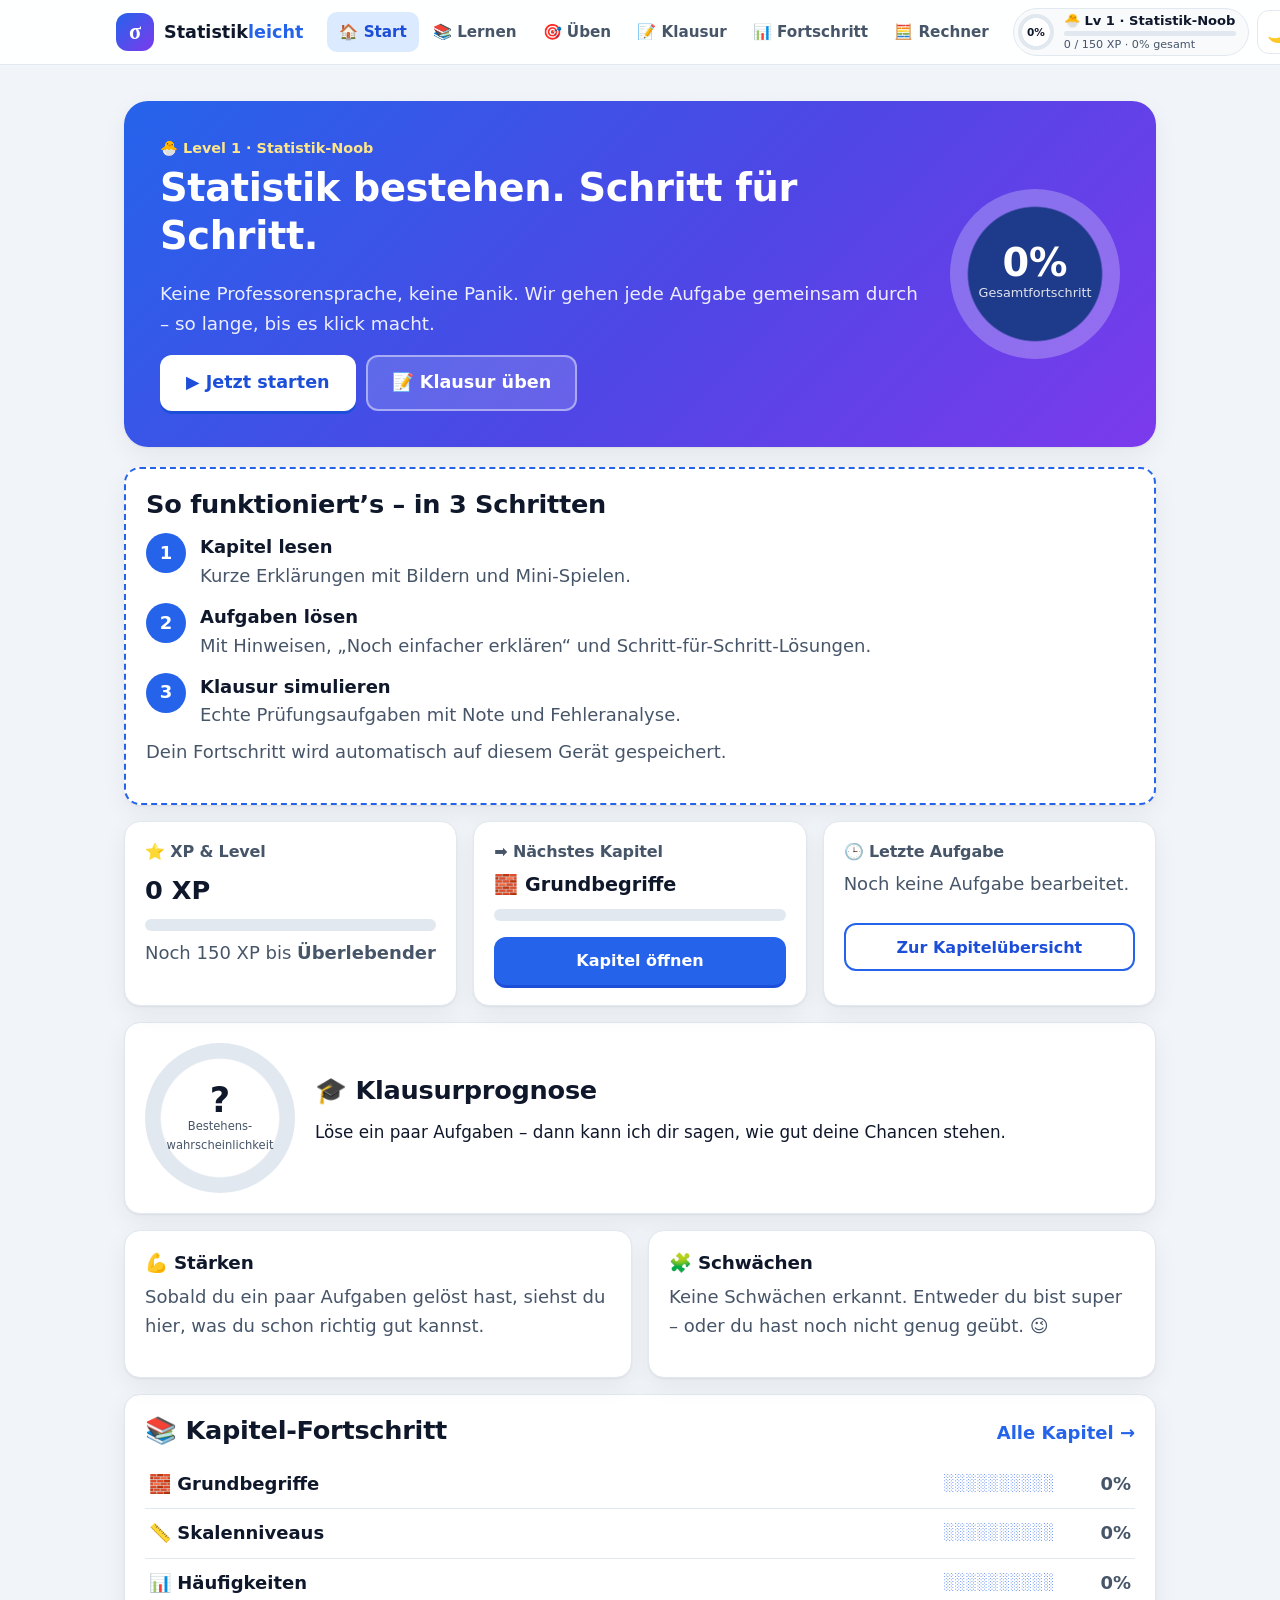
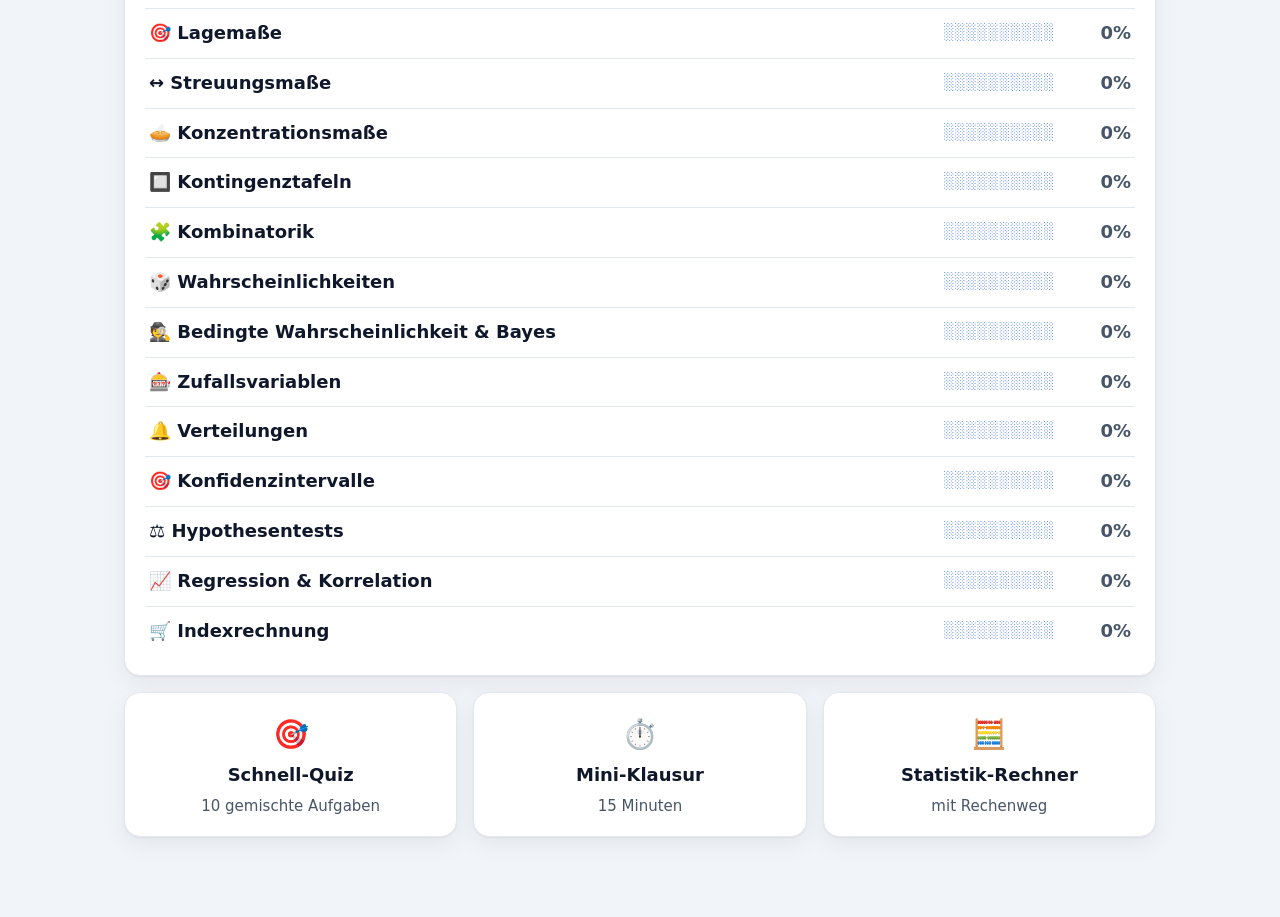
<file: index.html>
<!doctype html>
<html lang="de">
<head>
  <meta charset="utf-8">
  <meta name="viewport" content="width=device-width, initial-scale=1, viewport-fit=cover">
  <title>Statistik leicht – Klausur bestehen</title>
  <meta name="description" content="Dein Dashboard: Fortschritt, Level, Klausurprognose und persönliche Empfehlungen.">
  <meta name="theme-color" content="#2563eb">
  <link rel="icon" href="favicon.svg" type="image/svg+xml">
  <link rel="stylesheet" href="main.css">
  <link rel="stylesheet" href="components.css">
  <link rel="stylesheet" href="darkmode.css">
  <script>
    /* Theme sofort setzen, damit nichts aufblitzt */
    (function () {
      try {
        var s = JSON.parse(localStorage.getItem('statistik-lernplattform-v1') || '{}');
        var t = (s.settings && s.settings.theme) || 'auto';
        var dark = t === 'dark' || (t === 'auto' && window.matchMedia('(prefers-color-scheme: dark)').matches);
        document.documentElement.setAttribute('data-theme', dark ? 'dark' : 'light');
      } catch (e) {
        document.documentElement.setAttribute('data-theme', 'light');
      }
    })();
  </script>
</head>
<body data-page="start">
  <a class="skip-link" href="#main">Zum Inhalt springen</a>
  <header id="app-header"></header>
  <main id="main" class="container" tabindex="-1">
    <div class="loading" aria-live="polite"><span class="spinner"></span> Lade Inhalte …</div>
  </main>
  <nav id="tabbar"></nav>
  <noscript><p class="container">Bitte aktiviere JavaScript, um die Lernplattform zu nutzen.</p></noscript>
  <script src="data.js"></script>
  <script src="storage.js"></script>
  <script src="statistik.js"></script>
  <script src="charts.js"></script>
  <script src="router.js"></script>
  <script src="generator.js"></script>
  <script src="app.js"></script>
  <script>
    SL.ready(function () {
      SL.Dashboard.render();
    });
  </script>
</body>
</html>
</file>
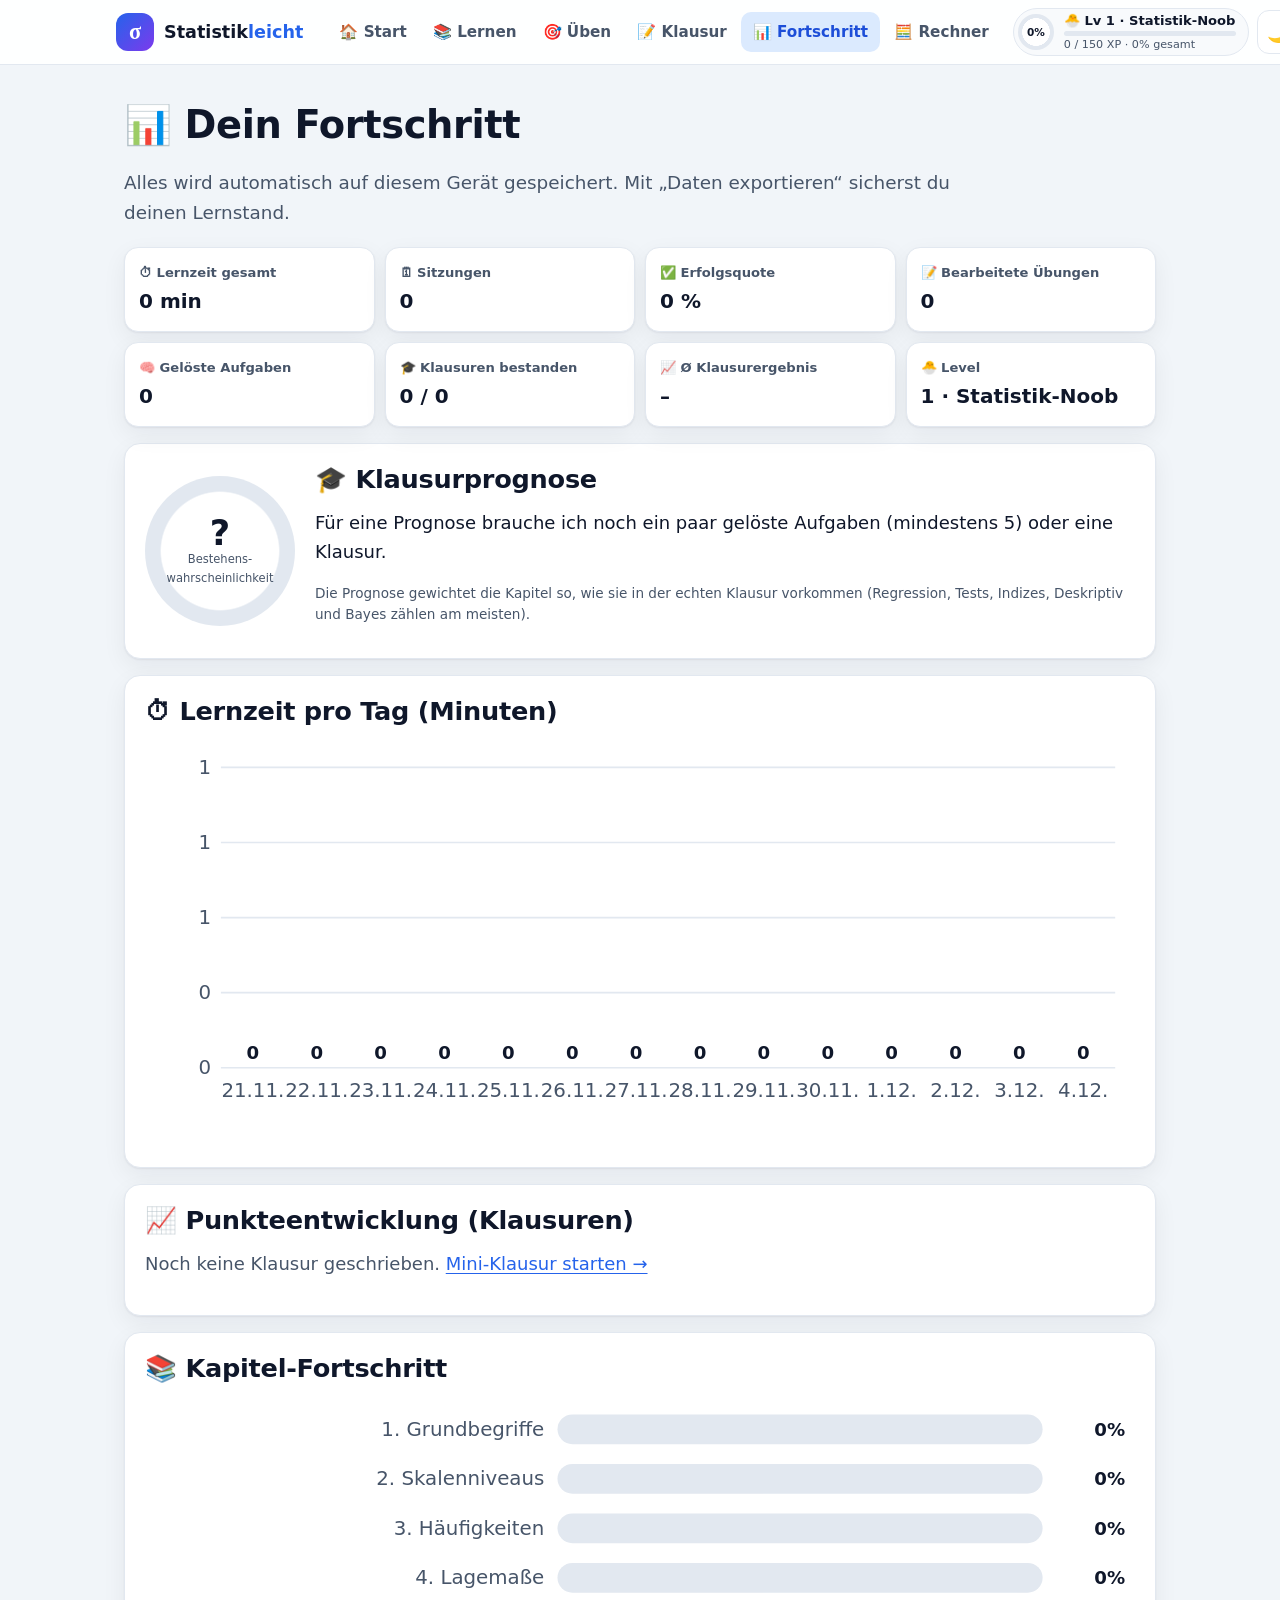
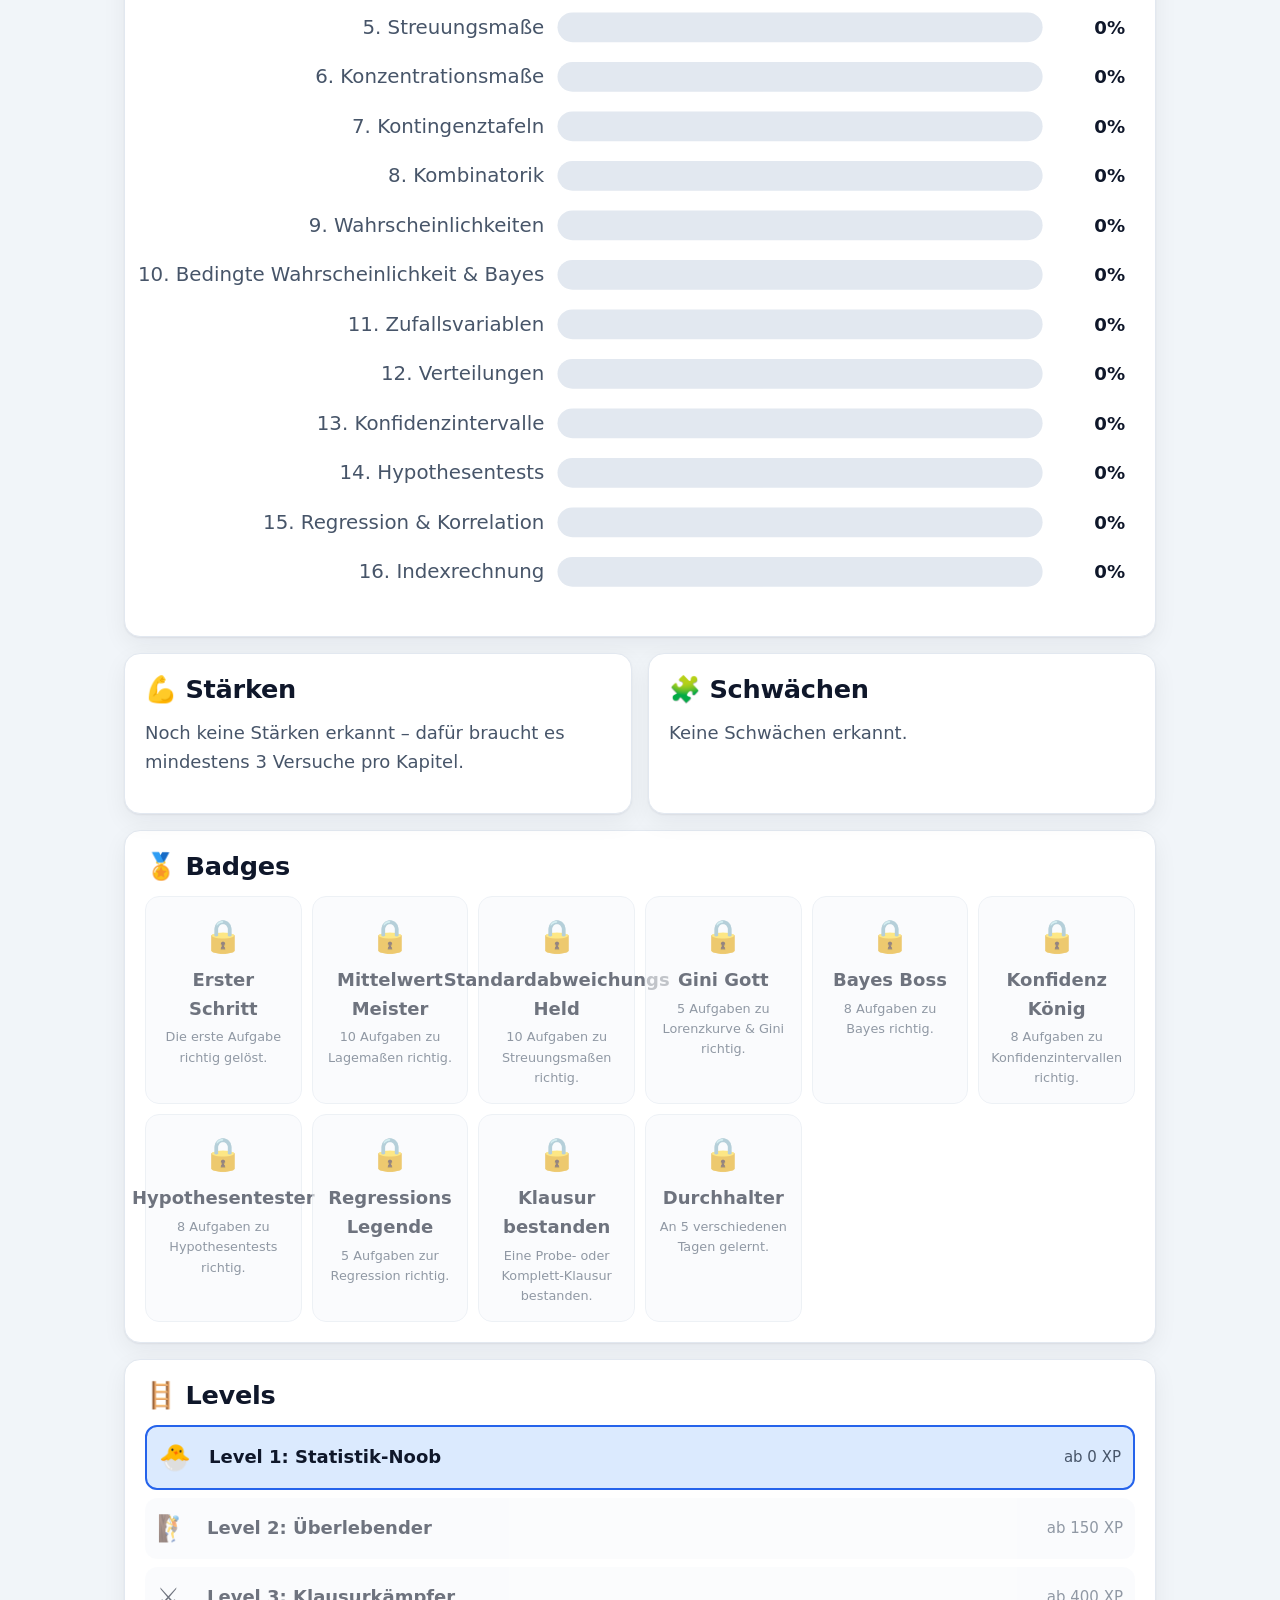
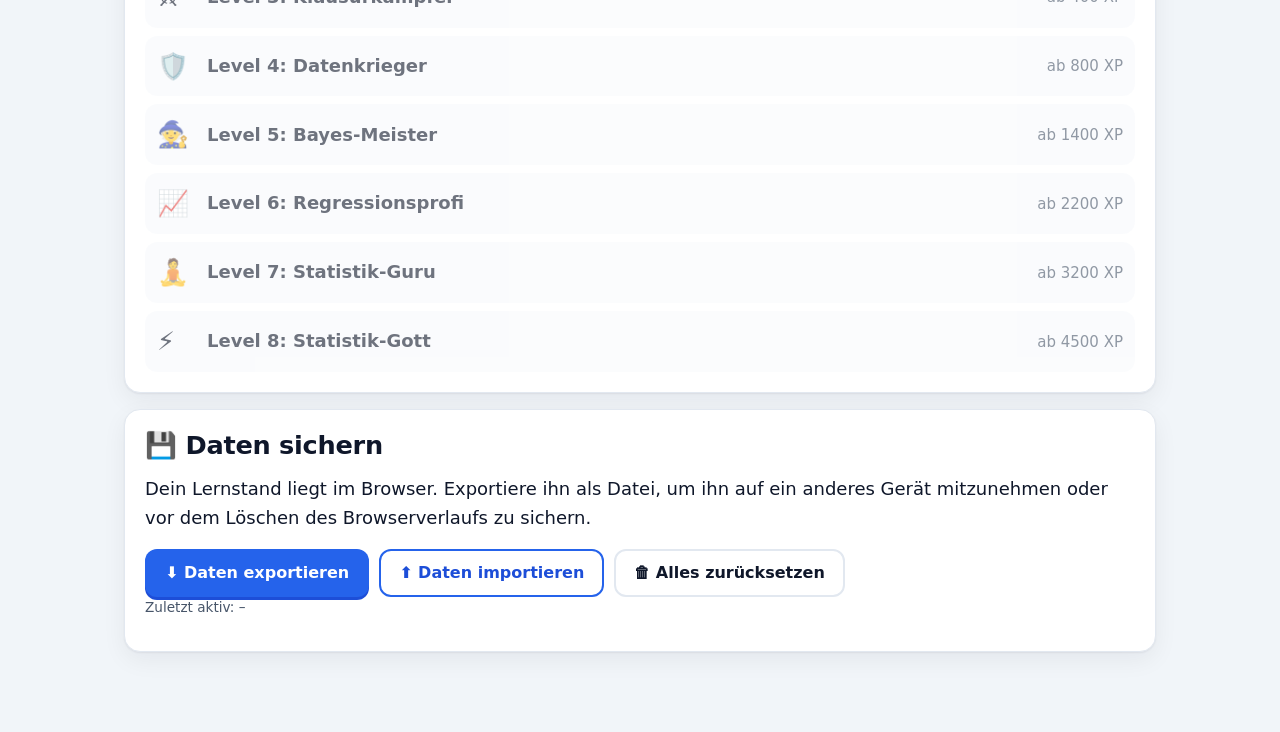
<file: fortschritt.html>
<!doctype html>
<html lang="de">
<head>
  <meta charset="utf-8">
  <meta name="viewport" content="width=device-width, initial-scale=1, viewport-fit=cover">
  <title>Fortschritt – Statistik leicht</title>
  <meta name="description" content="Lernzeit, Erfolgsquote, Klausurtrend, Badges sowie Export und Import des Lernstands.">
  <meta name="theme-color" content="#2563eb">
  <link rel="icon" href="favicon.svg" type="image/svg+xml">
  <link rel="stylesheet" href="main.css">
  <link rel="stylesheet" href="components.css">
  <link rel="stylesheet" href="darkmode.css">
  <script>
    /* Theme sofort setzen, damit nichts aufblitzt */
    (function () {
      try {
        var s = JSON.parse(localStorage.getItem('statistik-lernplattform-v1') || '{}');
        var t = (s.settings && s.settings.theme) || 'auto';
        var dark = t === 'dark' || (t === 'auto' && window.matchMedia('(prefers-color-scheme: dark)').matches);
        document.documentElement.setAttribute('data-theme', dark ? 'dark' : 'light');
      } catch (e) {
        document.documentElement.setAttribute('data-theme', 'light');
      }
    })();
  </script>
</head>
<body data-page="fortschritt">
  <a class="skip-link" href="#main">Zum Inhalt springen</a>
  <header id="app-header"></header>
  <main id="main" class="container" tabindex="-1">
    <div class="loading" aria-live="polite"><span class="spinner"></span> Lade Inhalte …</div>
  </main>
  <nav id="tabbar"></nav>
  <noscript><p class="container">Bitte aktiviere JavaScript, um die Lernplattform zu nutzen.</p></noscript>
  <script src="data.js"></script>
  <script src="storage.js"></script>
  <script src="statistik.js"></script>
  <script src="charts.js"></script>
  <script src="router.js"></script>
  <script src="generator.js"></script>
  <script src="app.js"></script>
  <script src="fortschritt.js"></script>
  
</body>
</html>
</file>
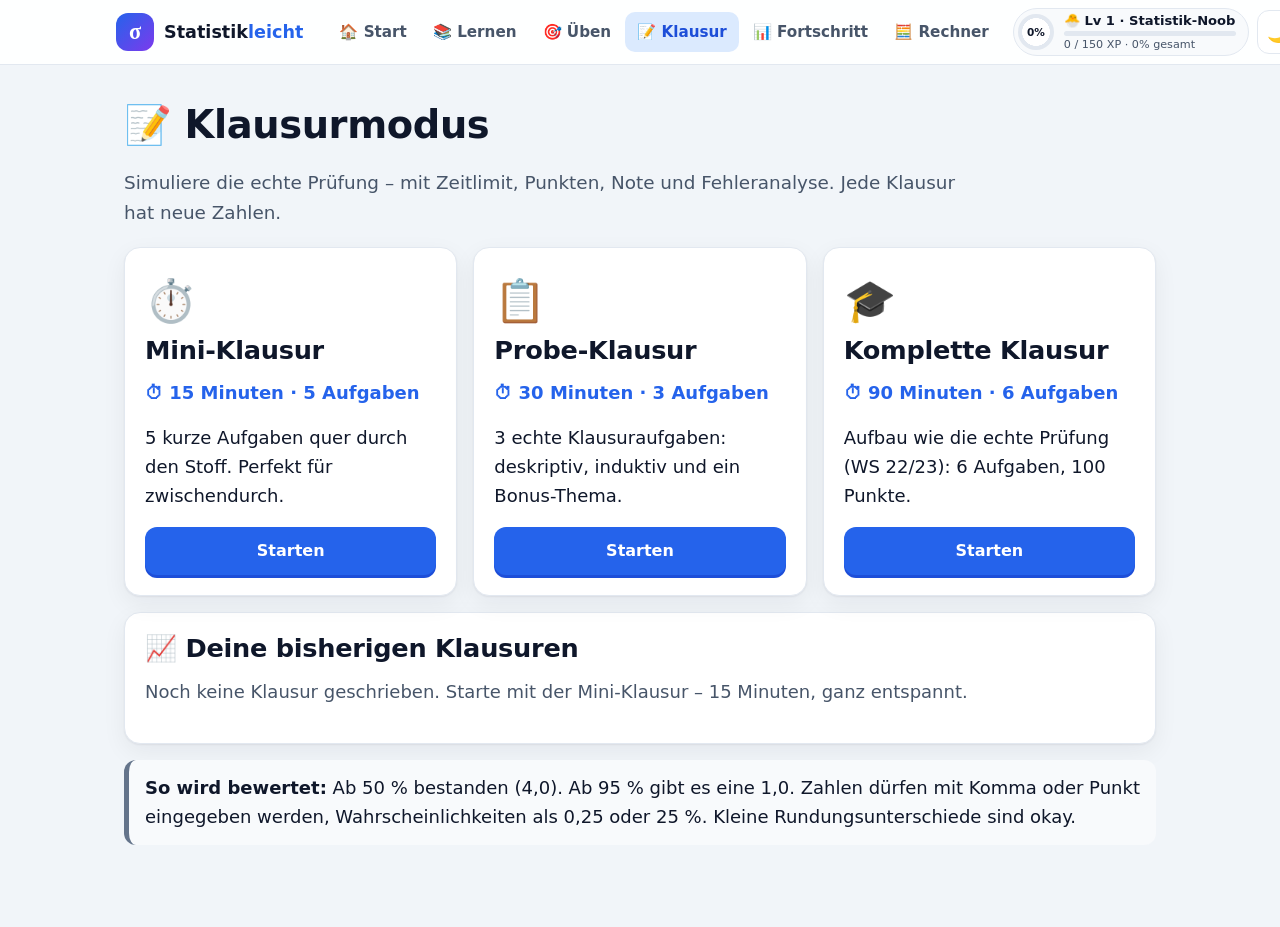
<file: klausuren.html>
<!doctype html>
<html lang="de">
<head>
  <meta charset="utf-8">
  <meta name="viewport" content="width=device-width, initial-scale=1, viewport-fit=cover">
  <title>Klausurmodus – Statistik leicht</title>
  <meta name="description" content="Mini-, Probe- und komplette Klausur mit Timer, Note und Fehleranalyse.">
  <meta name="theme-color" content="#2563eb">
  <link rel="icon" href="favicon.svg" type="image/svg+xml">
  <link rel="stylesheet" href="main.css">
  <link rel="stylesheet" href="components.css">
  <link rel="stylesheet" href="darkmode.css">
  <script>
    /* Theme sofort setzen, damit nichts aufblitzt */
    (function () {
      try {
        var s = JSON.parse(localStorage.getItem('statistik-lernplattform-v1') || '{}');
        var t = (s.settings && s.settings.theme) || 'auto';
        var dark = t === 'dark' || (t === 'auto' && window.matchMedia('(prefers-color-scheme: dark)').matches);
        document.documentElement.setAttribute('data-theme', dark ? 'dark' : 'light');
      } catch (e) {
        document.documentElement.setAttribute('data-theme', 'light');
      }
    })();
  </script>
</head>
<body data-page="klausuren">
  <a class="skip-link" href="#main">Zum Inhalt springen</a>
  <header id="app-header"></header>
  <main id="main" class="container" tabindex="-1">
    <div class="loading" aria-live="polite"><span class="spinner"></span> Lade Inhalte …</div>
  </main>
  <nav id="tabbar"></nav>
  <noscript><p class="container">Bitte aktiviere JavaScript, um die Lernplattform zu nutzen.</p></noscript>
  <script src="data.js"></script>
  <script src="storage.js"></script>
  <script src="statistik.js"></script>
  <script src="charts.js"></script>
  <script src="router.js"></script>
  <script src="generator.js"></script>
  <script src="app.js"></script>
  <script src="quiz.js"></script>
  <script src="klausuren.js"></script>
  
</body>
</html>
</file>
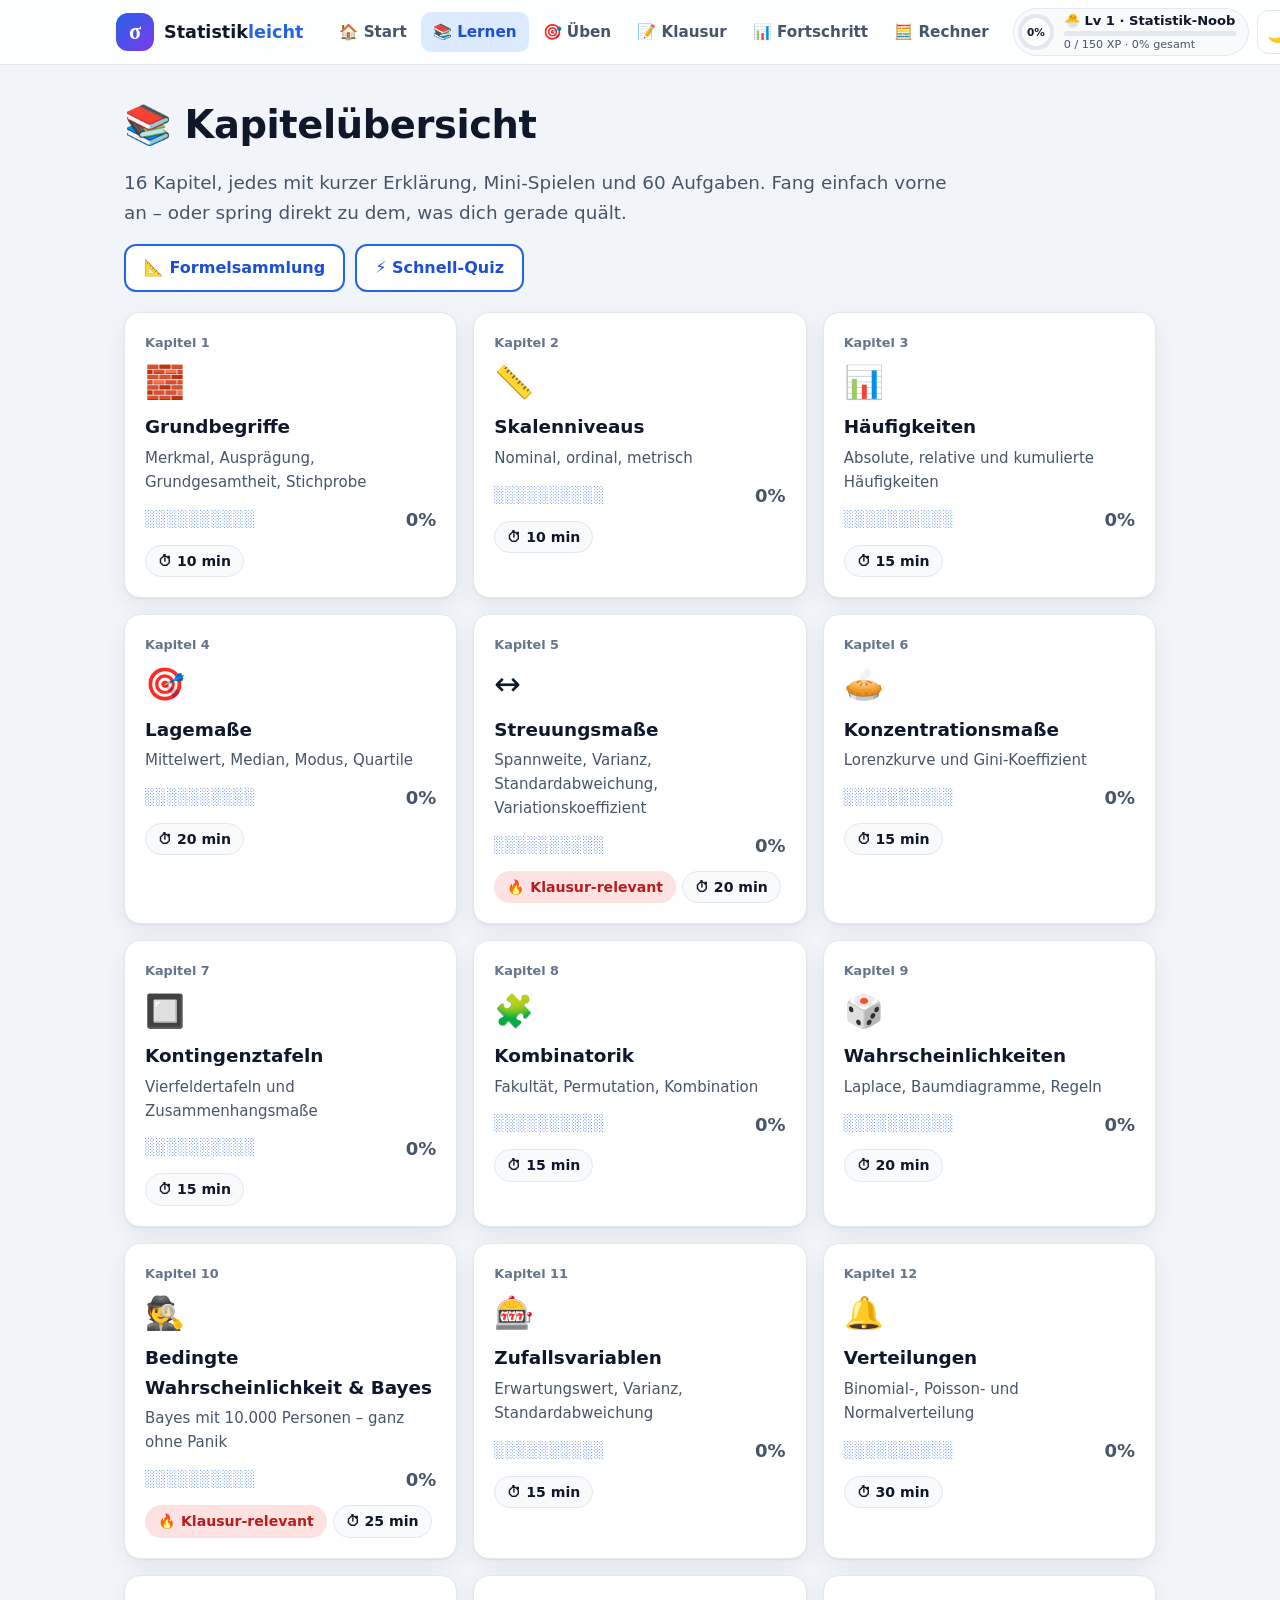
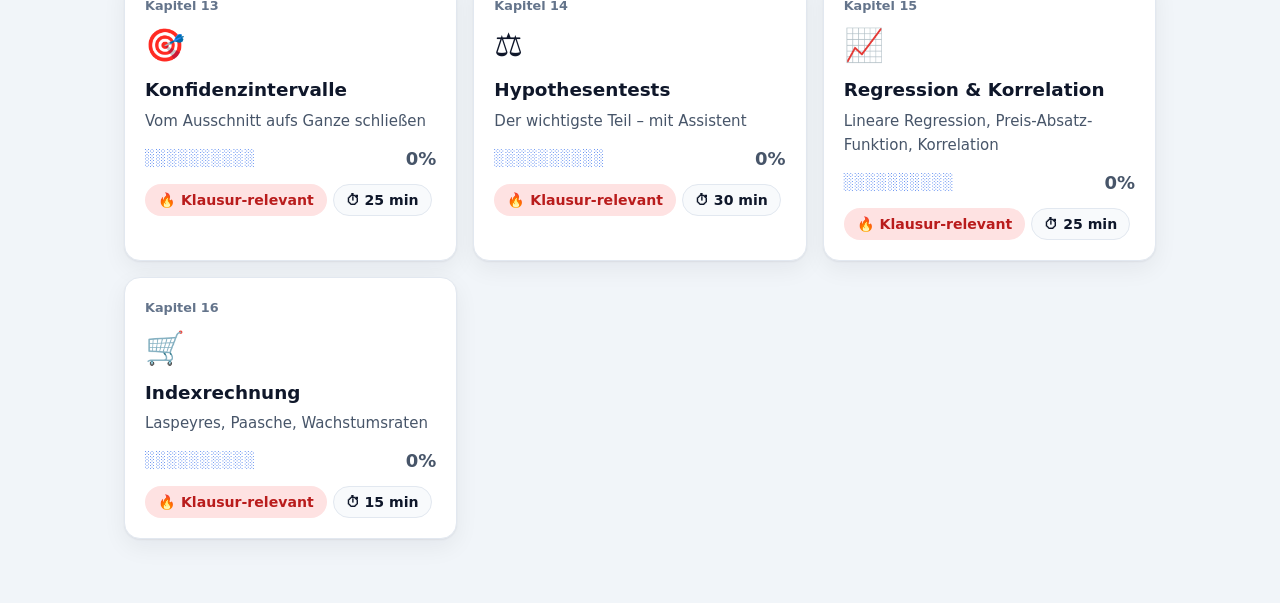
<file: lernen.html>
<!doctype html>
<html lang="de">
<head>
  <meta charset="utf-8">
  <meta name="viewport" content="width=device-width, initial-scale=1, viewport-fit=cover">
  <title>Lernen – Statistik leicht</title>
  <meta name="description" content="16 Kapitel Statistik, einfach erklärt – mit Mini-Spielen und 960 Übungsaufgaben.">
  <meta name="theme-color" content="#2563eb">
  <link rel="icon" href="favicon.svg" type="image/svg+xml">
  <link rel="stylesheet" href="main.css">
  <link rel="stylesheet" href="components.css">
  <link rel="stylesheet" href="darkmode.css">
  <script>
    /* Theme sofort setzen, damit nichts aufblitzt */
    (function () {
      try {
        var s = JSON.parse(localStorage.getItem('statistik-lernplattform-v1') || '{}');
        var t = (s.settings && s.settings.theme) || 'auto';
        var dark = t === 'dark' || (t === 'auto' && window.matchMedia('(prefers-color-scheme: dark)').matches);
        document.documentElement.setAttribute('data-theme', dark ? 'dark' : 'light');
      } catch (e) {
        document.documentElement.setAttribute('data-theme', 'light');
      }
    })();
  </script>
</head>
<body data-page="lernen">
  <a class="skip-link" href="#main">Zum Inhalt springen</a>
  <header id="app-header"></header>
  <main id="main" class="container" tabindex="-1">
    <div class="loading" aria-live="polite"><span class="spinner"></span> Lade Inhalte …</div>
  </main>
  <nav id="tabbar"></nav>
  <noscript><p class="container">Bitte aktiviere JavaScript, um die Lernplattform zu nutzen.</p></noscript>
  <script src="data.js"></script>
  <script src="storage.js"></script>
  <script src="statistik.js"></script>
  <script src="charts.js"></script>
  <script src="router.js"></script>
  <script src="generator.js"></script>
  <script src="app.js"></script>
  <script src="widgets.js"></script>
  <script src="quiz.js"></script>
  <script src="lernen.js"></script>
  
</body>
</html>
</file>
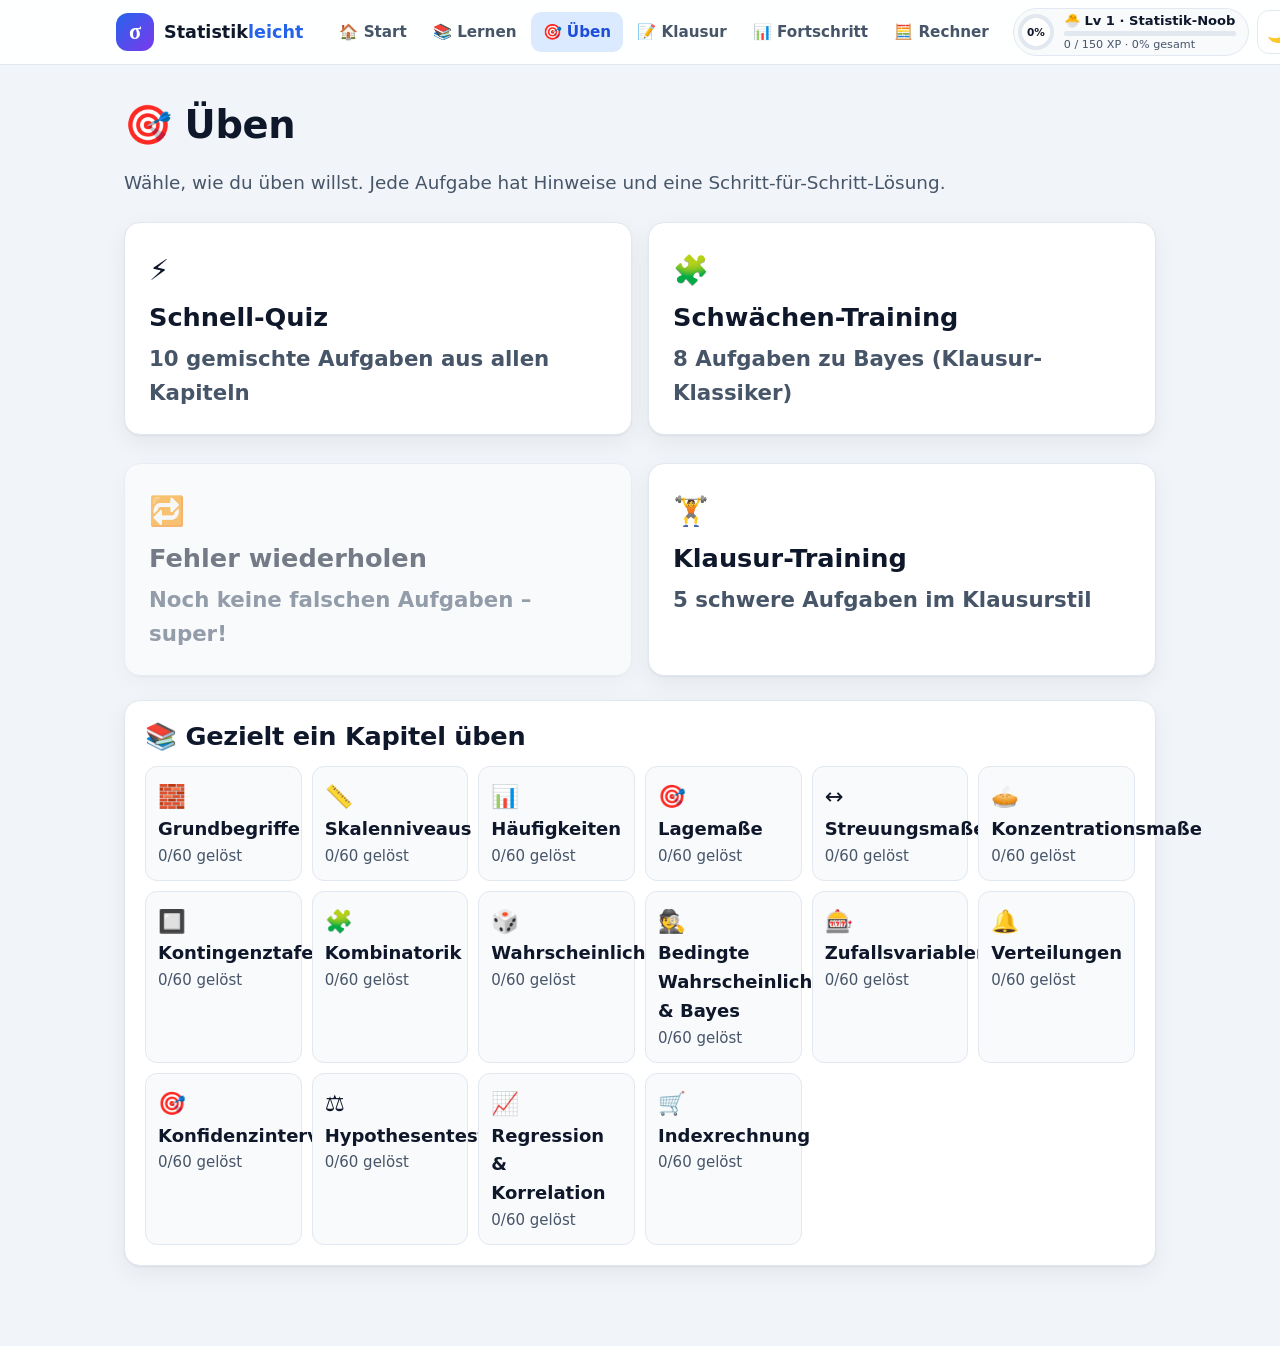
<file: quiz.html>
<!doctype html>
<html lang="de">
<head>
  <meta charset="utf-8">
  <meta name="viewport" content="width=device-width, initial-scale=1, viewport-fit=cover">
  <title>Üben – Statistik leicht</title>
  <meta name="description" content="Schnell-Quiz, Schwächen-Training und Fehler wiederholen.">
  <meta name="theme-color" content="#2563eb">
  <link rel="icon" href="favicon.svg" type="image/svg+xml">
  <link rel="stylesheet" href="main.css">
  <link rel="stylesheet" href="components.css">
  <link rel="stylesheet" href="darkmode.css">
  <script>
    /* Theme sofort setzen, damit nichts aufblitzt */
    (function () {
      try {
        var s = JSON.parse(localStorage.getItem('statistik-lernplattform-v1') || '{}');
        var t = (s.settings && s.settings.theme) || 'auto';
        var dark = t === 'dark' || (t === 'auto' && window.matchMedia('(prefers-color-scheme: dark)').matches);
        document.documentElement.setAttribute('data-theme', dark ? 'dark' : 'light');
      } catch (e) {
        document.documentElement.setAttribute('data-theme', 'light');
      }
    })();
  </script>
</head>
<body data-page="quiz">
  <a class="skip-link" href="#main">Zum Inhalt springen</a>
  <header id="app-header"></header>
  <main id="main" class="container" tabindex="-1">
    <div class="loading" aria-live="polite"><span class="spinner"></span> Lade Inhalte …</div>
  </main>
  <nav id="tabbar"></nav>
  <noscript><p class="container">Bitte aktiviere JavaScript, um die Lernplattform zu nutzen.</p></noscript>
  <script src="data.js"></script>
  <script src="storage.js"></script>
  <script src="statistik.js"></script>
  <script src="charts.js"></script>
  <script src="router.js"></script>
  <script src="generator.js"></script>
  <script src="app.js"></script>
  <script src="quiz.js"></script>
  
</body>
</html>
</file>
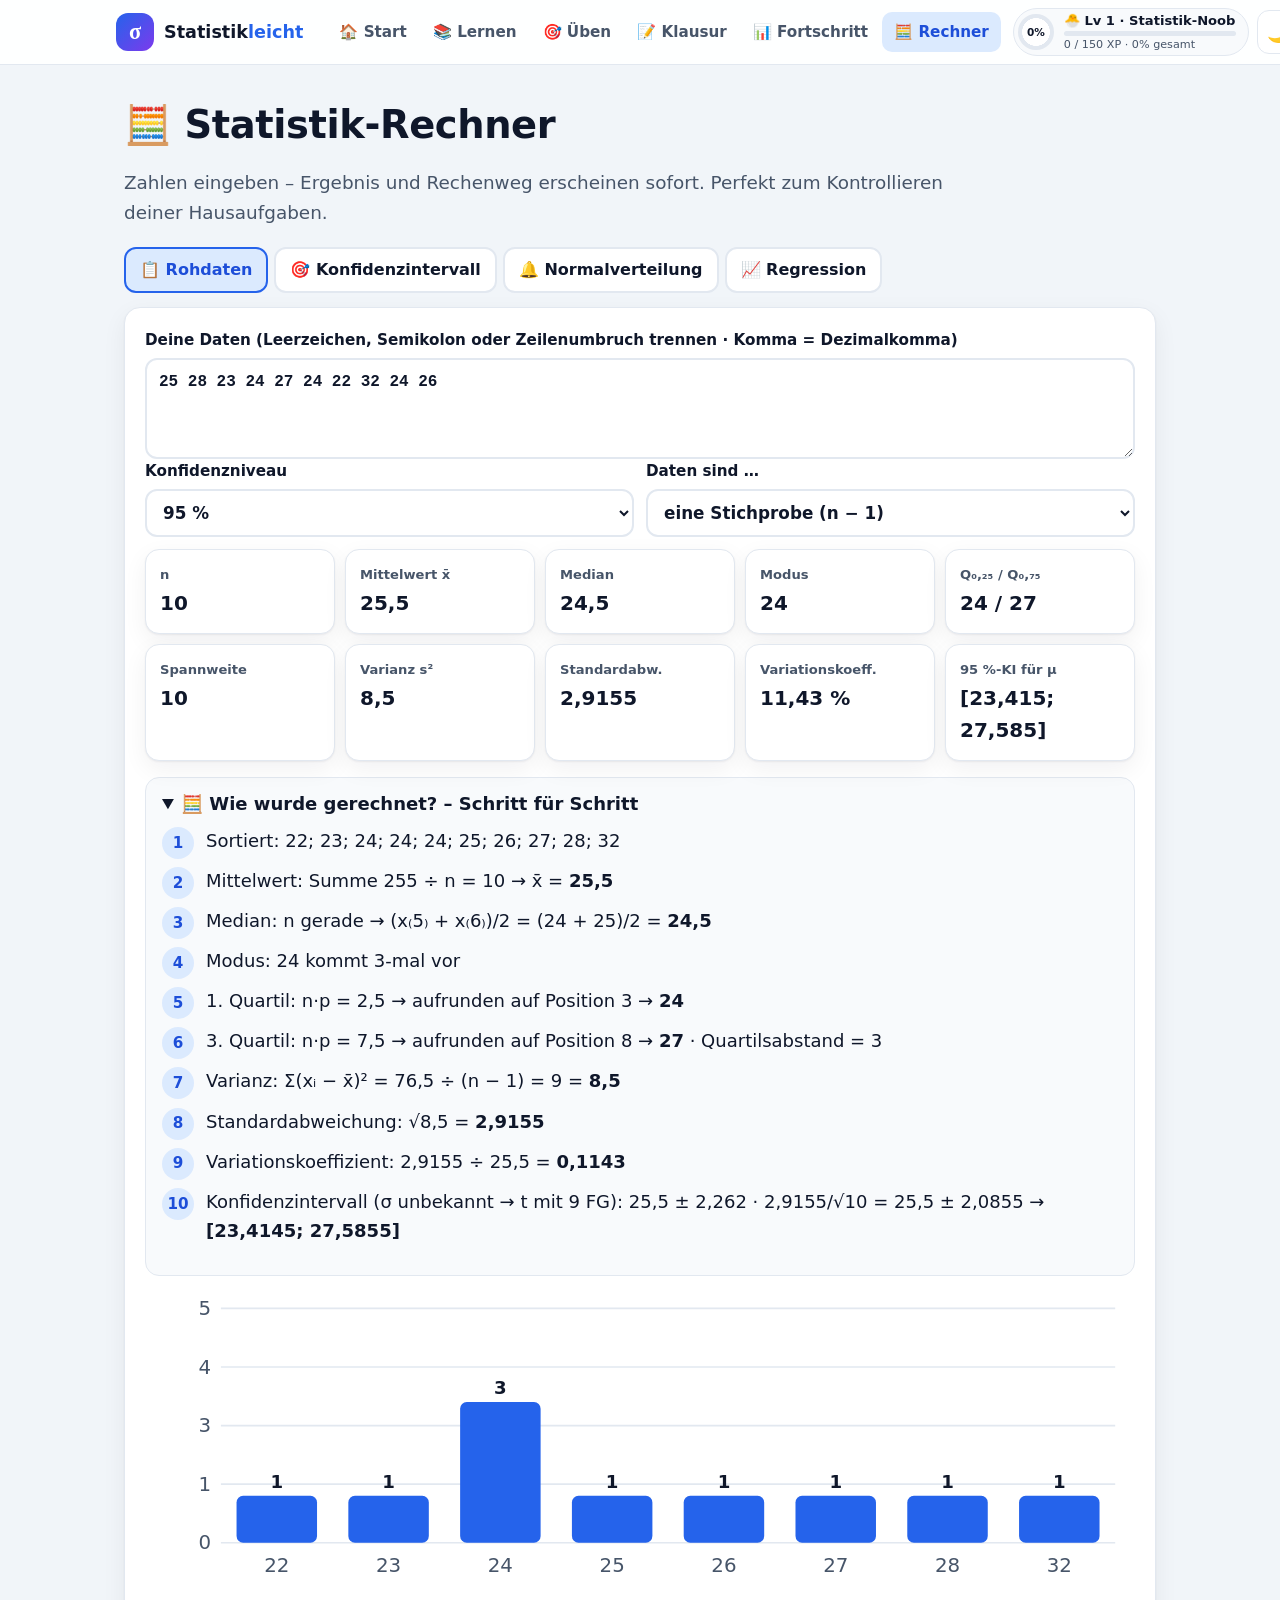
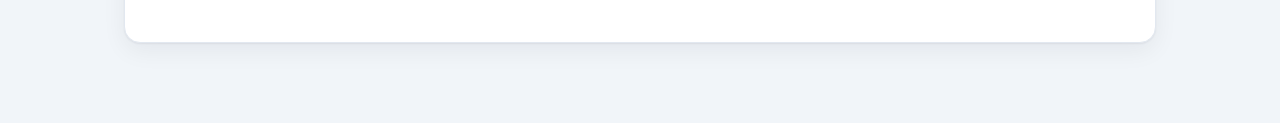
<file: statistik-rechner.html>
<!doctype html>
<html lang="de">
<head>
  <meta charset="utf-8">
  <meta name="viewport" content="width=device-width, initial-scale=1, viewport-fit=cover">
  <title>Statistik-Rechner – Statistik leicht</title>
  <meta name="description" content="Mittelwert, Median, Quartile, Standardabweichung, Konfidenzintervalle und Regression – mit Rechenweg.">
  <meta name="theme-color" content="#2563eb">
  <link rel="icon" href="favicon.svg" type="image/svg+xml">
  <link rel="stylesheet" href="main.css">
  <link rel="stylesheet" href="components.css">
  <link rel="stylesheet" href="darkmode.css">
  <script>
    /* Theme sofort setzen, damit nichts aufblitzt */
    (function () {
      try {
        var s = JSON.parse(localStorage.getItem('statistik-lernplattform-v1') || '{}');
        var t = (s.settings && s.settings.theme) || 'auto';
        var dark = t === 'dark' || (t === 'auto' && window.matchMedia('(prefers-color-scheme: dark)').matches);
        document.documentElement.setAttribute('data-theme', dark ? 'dark' : 'light');
      } catch (e) {
        document.documentElement.setAttribute('data-theme', 'light');
      }
    })();
  </script>
</head>
<body data-page="rechner">
  <a class="skip-link" href="#main">Zum Inhalt springen</a>
  <header id="app-header"></header>
  <main id="main" class="container" tabindex="-1">
    <div class="loading" aria-live="polite"><span class="spinner"></span> Lade Inhalte …</div>
  </main>
  <nav id="tabbar"></nav>
  <noscript><p class="container">Bitte aktiviere JavaScript, um die Lernplattform zu nutzen.</p></noscript>
  <script src="data.js"></script>
  <script src="storage.js"></script>
  <script src="statistik.js"></script>
  <script src="charts.js"></script>
  <script src="router.js"></script>
  <script src="generator.js"></script>
  <script src="app.js"></script>
  <script src="rechner.js"></script>
  
</body>
</html>
</file>
<file: main.css>
/* ============================================================
   main.css – Grundlayout, Farben, Typografie (Mobile First)
   ============================================================ */

:root {
  /* Markenfarben */
  --primary: #2563eb;
  --primary-strong: #1d4ed8;
  --primary-soft: #dbeafe;
  --success: #22c55e;
  --success-strong: #15803d;
  --success-soft: #dcfce7;
  --warning: #f59e0b;
  --warning-strong: #b45309;
  --warning-soft: #fef3c7;
  --error: #ef4444;
  --error-strong: #b91c1c;
  --error-soft: #fee2e2;
  --purple: #7c3aed;
  --purple-soft: #ede9fe;

  /* Flächen & Text (hell) */
  --bg: #f1f5f9;
  --surface: #ffffff;
  --surface-2: #f8fafc;
  --border: #e2e8f0;
  --text: #0f172a;
  --text-muted: #475569;
  --text-soft: #64748b;
  --grid-dot: #cbd5e1;
  --shadow: 0 1px 2px rgba(15, 23, 42, 0.06), 0 8px 24px rgba(15, 23, 42, 0.06);
  --shadow-lg: 0 20px 50px rgba(15, 23, 42, 0.18);

  /* Maße */
  --radius: 16px;
  --radius-sm: 10px;
  --gap: 16px;
  --header-h: 64px;
  --tabbar-h: 68px;
  --maxw: 1080px;
  --font: system-ui, -apple-system, 'Segoe UI', Roboto, 'Helvetica Neue', Arial, sans-serif;
  --mono: ui-monospace, 'SF Mono', Menlo, Consolas, monospace;
  color-scheme: light;
}

*,
*::before,
*::after { box-sizing: border-box; }

html { -webkit-text-size-adjust: 100%; scroll-behavior: smooth; }

body {
  margin: 0;
  font-family: var(--font);
  font-size: 18px;
  line-height: 1.6;
  color: var(--text);
  background: var(--bg);
  padding-bottom: calc(var(--tabbar-h) + env(safe-area-inset-bottom) + 16px);
  overflow-x: hidden;
}

h1, h2, h3, h4, h5 { line-height: 1.25; margin: 0 0 0.5em; font-weight: 750; letter-spacing: -0.01em; }
h1 { font-size: clamp(1.7rem, 4.5vw, 2.4rem); }
h2 { font-size: clamp(1.3rem, 3.2vw, 1.6rem); }
h3 { font-size: 1.15rem; }
h4 { font-size: 1.05rem; }
p { margin: 0 0 0.9em; }
a { color: var(--primary); text-underline-offset: 3px; }
a:hover { color: var(--primary-strong); }
img, svg { max-width: 100%; }
code { font-family: var(--mono); font-size: 0.92em; }
blockquote { margin: 0 0 1em; padding: 12px 16px; border-left: 4px solid var(--primary); background: var(--surface-2); border-radius: var(--radius-sm); }
mark { background: var(--warning-soft); color: inherit; padding: 0 4px; border-radius: 4px; }
:focus-visible { outline: 3px solid var(--primary); outline-offset: 2px; border-radius: 6px; }

.skip-link { position: absolute; left: -999px; top: 8px; background: var(--primary); color: #fff; padding: 8px 14px; border-radius: 8px; z-index: 100; }
.skip-link:focus { left: 8px; }

.container { width: 100%; max-width: var(--maxw); margin: 0 auto; padding: 20px 16px 24px; }
.muted { color: var(--text-muted); }
.small { font-size: 0.85rem; }
.lead { font-size: 1.15rem; color: var(--text-muted); max-width: 46em; }
.lead-sm { font-size: 1.05rem; }
.big { font-size: 1.6rem; font-weight: 800; margin: 4px 0 8px; }
.small-big { font-size: 1.2rem; }
.eyebrow { font-size: 0.9rem; font-weight: 700; color: var(--primary); text-transform: none; margin-bottom: 4px; }
.section-title { margin-top: 28px; }
.center { justify-content: center; text-align: center; }

.loading { display: flex; align-items: center; gap: 12px; padding: 40px 0; color: var(--text-muted); }
.spinner { width: 22px; height: 22px; border: 3px solid var(--border); border-top-color: var(--primary); border-radius: 50%; animation: spin 0.8s linear infinite; }
@keyframes spin { to { transform: rotate(360deg); } }

/* ---------- Kopfzeile ---------- */
.app-header {
  position: sticky; top: 0; z-index: 40;
  background: color-mix(in srgb, var(--surface) 92%, transparent);
  backdrop-filter: saturate(1.4) blur(10px);
  -webkit-backdrop-filter: saturate(1.4) blur(10px);
  border-bottom: 1px solid var(--border);
}
.header-inner { max-width: var(--maxw); margin: 0 auto; height: var(--header-h); display: flex; align-items: center; gap: 12px; padding: 0 16px; }
.brand { display: flex; align-items: center; gap: 10px; text-decoration: none; color: var(--text); font-weight: 800; flex-shrink: 0; }
.brand-logo { width: 38px; height: 38px; border-radius: 12px; display: grid; place-items: center; background: linear-gradient(135deg, var(--primary), var(--purple)); color: #fff; font-size: 1.4rem; font-family: Georgia, serif; }
.brand-text { font-size: 1.1rem; display: none; }
.brand-text span { color: var(--primary); }
.topnav { display: none; }
.header-tools { margin-left: auto; display: flex; align-items: center; gap: 8px; }

.level-chip {
  display: flex; align-items: center; gap: 10px; background: var(--surface-2); border: 1px solid var(--border);
  border-radius: 999px; padding: 4px 12px 4px 4px; cursor: pointer; color: var(--text); font: inherit; min-height: 44px;
}
.level-chip:hover { border-color: var(--primary); }
.ring {
  --p: 0; width: 36px; height: 36px; border-radius: 50%; display: grid; place-items: center; font-size: 0.66rem; font-weight: 800;
  background: radial-gradient(closest-side, var(--surface) 76%, transparent 78% 100%), conic-gradient(var(--primary) calc(var(--p) * 1%), var(--border) 0);
}
.level-meta { display: flex; flex-direction: column; align-items: flex-start; line-height: 1.15; min-width: 0; }
.level-meta strong { font-size: 0.82rem; white-space: nowrap; max-width: 38vw; overflow: hidden; text-overflow: ellipsis; }
.level-meta small { font-size: 0.7rem; color: var(--text-muted); white-space: nowrap; }
.xpbar { display: block; width: 100%; min-width: 90px; height: 5px; background: var(--border); border-radius: 9px; overflow: hidden; margin: 3px 0; }
.xpbar span { display: block; height: 100%; background: linear-gradient(90deg, var(--warning), var(--success)); border-radius: 9px; transition: width 0.6s ease; }

.icon-btn { width: 44px; height: 44px; border-radius: 12px; border: 1px solid var(--border); background: var(--surface); display: grid; place-items: center; font-size: 1.2rem; cursor: pointer; text-decoration: none; color: var(--text); }
.icon-btn:hover { border-color: var(--primary); }

/* ---------- Tabbar (mobil) ---------- */
.tabbar {
  position: fixed; bottom: 0; left: 0; right: 0; z-index: 40;
  display: grid; grid-template-columns: repeat(5, 1fr);
  background: var(--surface); border-top: 1px solid var(--border);
  padding-bottom: env(safe-area-inset-bottom);
  height: calc(var(--tabbar-h) + env(safe-area-inset-bottom));
}
.tabbar a { display: flex; flex-direction: column; align-items: center; justify-content: center; gap: 2px; font-size: 0.75rem; font-weight: 600; text-decoration: none; color: var(--text-muted); }
.tabbar a span { font-size: 1.35rem; line-height: 1; }
.tabbar a.active { color: var(--primary); }
.tabbar a.active span { transform: translateY(-1px); }

/* ---------- Raster ---------- */
.grid { display: grid; gap: var(--gap); margin-bottom: var(--gap); }
.grid-2, .grid-3 { grid-template-columns: 1fr; }
.row { display: flex; flex-wrap: wrap; gap: 12px; align-items: flex-end; margin-bottom: 12px; }
.row > .field { flex: 1 1 160px; }
.split { display: grid; gap: 16px; }

/* ---------- Seitenkopf / Hero ---------- */
.page-head { margin: 8px 0 20px; }
.hero {
  display: grid; gap: 20px; align-items: center; margin: 8px 0 20px;
  background: linear-gradient(135deg, var(--primary) 0%, #4f46e5 55%, var(--purple) 100%);
  color: #fff; border-radius: 24px; padding: 24px 20px; box-shadow: var(--shadow);
}
.hero h1 { color: #fff; }
.hero .lead { color: rgba(255, 255, 255, 0.9); }
.hero .eyebrow { color: #fde68a; }
.hero-actions { display: flex; flex-wrap: wrap; gap: 10px; margin-top: 12px; }
.hero .btn-secondary { background: rgba(255, 255, 255, 0.15); color: #fff; border-color: rgba(255, 255, 255, 0.45); }
.hero .btn-secondary:hover { background: rgba(255, 255, 255, 0.25); }
.hero .btn-primary { background: #fff; color: var(--primary-strong); }
.hero-ring { --p: 0; justify-self: center; }
.ring-big {
  width: 170px; height: 170px; border-radius: 50%; display: grid; place-content: center; text-align: center;
  background: radial-gradient(closest-side, #1e3a8a 78%, transparent 80% 100%), conic-gradient(#fde68a calc(var(--p) * 1%), rgba(255, 255, 255, 0.25) 0);
}
.ring-big strong { font-size: 2.4rem; line-height: 1; }
.ring-big span { font-size: 0.8rem; opacity: 0.85; }

.crumbs { font-size: 0.92rem; color: var(--text-muted); margin-bottom: 12px; }
.crumbs a { text-decoration: none; }

/* ---------- Ab Tablet ---------- */
@media (min-width: 640px) {
  .brand-text { display: inline; }
  .grid-2 { grid-template-columns: repeat(2, 1fr); }
  .grid-3 { grid-template-columns: repeat(3, 1fr); }
  .hero { grid-template-columns: 1fr auto; padding: 36px; }
  .split { grid-template-columns: minmax(260px, 340px) 1fr; }
  .container { padding: 28px 24px 32px; }
}

/* ---------- Ab Desktop ---------- */
@media (min-width: 1100px) {
  body { padding-bottom: 32px; }
  .tabbar { display: none; }
  .only-mobile { display: none; }
  .topnav { display: flex; gap: 2px; margin-left: 12px; }
  .topnav a { padding: 8px 12px; border-radius: 10px; text-decoration: none; color: var(--text-muted); font-weight: 600; font-size: 0.95rem; white-space: nowrap; }
  .topnav a:hover { background: var(--surface-2); color: var(--text); }
  .topnav a.active { background: var(--primary-soft); color: var(--primary-strong); }
  .level-meta strong { max-width: 220px; }
}

@media (max-width: 420px) {
  body { font-size: 17px; }
  .level-meta small { display: none; }
  .level-meta strong { max-width: 34vw; }
}

@media (prefers-reduced-motion: reduce) {
  *, *::before, *::after { animation-duration: 0.01ms !important; transition-duration: 0.01ms !important; scroll-behavior: auto !important; }
}

@media print {
  .app-header, .tabbar, .hero-actions, .help-buttons, .task-nav { display: none !important; }
  body { background: #fff; padding: 0; }
  .card { box-shadow: none; border: 1px solid #ccc; break-inside: avoid; }
}
</file>
<file: components.css>
/* ============================================================
   components.css – Buttons, Karten, Aufgaben, Widgets, Diagramme
   ============================================================ */

/* ---------- Buttons ---------- */
.btn {
  display: inline-flex; align-items: center; justify-content: center; gap: 8px;
  min-height: 48px; padding: 10px 18px; border-radius: 12px; border: 2px solid transparent;
  font: inherit; font-weight: 700; font-size: 1rem; line-height: 1.2; text-decoration: none; cursor: pointer;
  transition: transform 0.08s ease, background 0.15s ease, border-color 0.15s ease, box-shadow 0.15s ease;
  -webkit-tap-highlight-color: transparent; text-align: center;
}
.btn:active { transform: translateY(1px) scale(0.99); }
.btn:disabled, .btn[disabled] { opacity: 0.45; cursor: not-allowed; }
.btn-primary { background: var(--primary); color: #fff; box-shadow: 0 3px 0 var(--primary-strong); }
.btn-primary:hover { background: var(--primary-strong); color: #fff; }
.btn-secondary { background: var(--surface); color: var(--primary-strong); border-color: var(--primary); }
.btn-secondary:hover { background: var(--primary-soft); color: var(--primary-strong); }
.btn-ghost { background: transparent; color: var(--text); border-color: var(--border); }
.btn-ghost:hover { border-color: var(--text-soft); color: var(--text); }
.btn-warning { background: var(--warning); color: #111827; box-shadow: 0 3px 0 var(--warning-strong); }
.btn-warning:hover { background: #fbbf24; color: #111827; }
.btn-danger, .btn-ghost.danger:hover { background: var(--error); color: #fff; border-color: var(--error); }
.btn-tutor { background: var(--success); color: #052e16; box-shadow: 0 3px 0 var(--success-strong); margin-top: 12px; }
.btn-tutor:hover { background: #4ade80; color: #052e16; }
.btn-lg { min-height: 56px; font-size: 1.1rem; padding: 12px 24px; }
.btn-sm { min-height: 40px; padding: 6px 14px; font-size: 0.92rem; }
.btn-block { width: 100%; margin-top: 8px; }
.btn-help {
  background: var(--surface-2); color: var(--text); border-color: var(--border); font-weight: 600; font-size: 0.95rem;
  min-height: 46px; padding: 8px 12px;
}
.btn-help:hover { border-color: var(--primary); background: var(--primary-soft); color: var(--primary-strong); }
.link-btn { background: none; border: 0; padding: 4px 2px; color: var(--primary); font: inherit; font-weight: 700; cursor: pointer; text-decoration: underline; text-underline-offset: 3px; }
.link { text-decoration: none; font-weight: 600; }
.file-btn { position: relative; }

/* ---------- Karten ---------- */
.card {
  background: var(--surface); border: 1px solid var(--border); border-radius: var(--radius);
  padding: 20px; box-shadow: var(--shadow); margin-bottom: var(--gap);
}
.grid > .card { margin-bottom: 0; }
.card-head { display: flex; justify-content: space-between; align-items: baseline; gap: 12px; flex-wrap: wrap; }
.stat-card h3 { color: var(--text-muted); font-size: 1rem; }
.onboarding { border: 2px dashed var(--primary); }
.howto { list-style: none; padding: 0; margin: 0 0 8px; display: grid; gap: 12px; }
.howto li { display: flex; gap: 14px; align-items: flex-start; }
.howto li > span { flex-shrink: 0; width: 40px; height: 40px; border-radius: 50%; background: var(--primary); color: #fff; display: grid; place-items: center; font-weight: 800; }
.howto p { margin: 0; color: var(--text-muted); }

/* ---------- Fortschritt ---------- */
.progress { height: 12px; background: var(--border); border-radius: 99px; overflow: hidden; margin: 8px 0; }
.progress > span { display: block; height: 100%; background: linear-gradient(90deg, var(--primary), var(--success)); border-radius: 99px; transition: width 0.6s ease; }
.progress.slim { height: 6px; }

.textbars { list-style: none; padding: 0; margin: 0; }
.textbars li a { display: grid; grid-template-columns: 1fr auto; grid-template-areas: 'title pct' 'bar bar'; gap: 0 12px; padding: 10px 4px; border-bottom: 1px solid var(--border); text-decoration: none; color: var(--text); }
.textbars li:last-child a { border-bottom: 0; }
.textbars li a:hover { background: var(--surface-2); }
.tb-title { grid-area: title; font-weight: 600; }
.tb-bar { grid-area: bar; font-family: var(--mono); color: var(--primary); letter-spacing: 1px; font-size: 1.05rem; }
.tb-pct { grid-area: pct; font-weight: 700; color: var(--text-muted); font-variant-numeric: tabular-nums; }
@media (min-width: 640px) {
  .textbars li a { grid-template-columns: minmax(180px, 1fr) auto 64px; grid-template-areas: 'title bar pct'; align-items: center; }
  .tb-pct { text-align: right; }
}

/* ---------- Chips & Badges ---------- */
.chips { display: flex; flex-wrap: wrap; gap: 8px; }
.chip { display: inline-flex; align-items: center; gap: 4px; padding: 4px 12px; border-radius: 99px; background: var(--surface-2); border: 1px solid var(--border); font-size: 0.88rem; font-weight: 600; color: var(--text); text-decoration: none; }
.chip-success { background: var(--success-soft); border-color: transparent; color: var(--success-strong); }
.chip-warning { background: var(--warning-soft); border-color: transparent; color: var(--warning-strong); }
.chip-hot { background: var(--error-soft); border-color: transparent; color: var(--error-strong); }
a.chip:hover { filter: brightness(0.96); }
.badge { display: inline-block; padding: 3px 10px; border-radius: 8px; font-size: 0.82rem; font-weight: 800; }
.diff-easy { background: var(--success-soft); color: var(--success-strong); }
.diff-medium { background: var(--warning-soft); color: var(--warning-strong); }
.diff-hard { background: var(--error-soft); color: var(--error-strong); }
.grade-chip { font-weight: 800; padding: 2px 10px; border-radius: 8px; }
.grade-chip.ok { background: var(--success-soft); color: var(--success-strong); }
.grade-chip.bad { background: var(--error-soft); color: var(--error-strong); }

/* ---------- Kacheln ---------- */
.action-tile {
  display: flex; flex-direction: column; gap: 4px; padding: 18px; border-radius: var(--radius);
  background: var(--surface); border: 1px solid var(--border); box-shadow: var(--shadow); text-decoration: none; color: var(--text);
  transition: transform 0.12s ease, border-color 0.12s ease;
}
.action-tile:hover { transform: translateY(-2px); border-color: var(--primary); color: var(--text); }
.action-tile span { font-size: 1.8rem; }
.action-tile small { color: var(--text-muted); }
.action-tile.big { padding: 24px; }
.action-tile.disabled { opacity: 0.55; pointer-events: none; }

.chapter-grid { display: grid; gap: var(--gap); grid-template-columns: 1fr; }
@media (min-width: 640px) { .chapter-grid { grid-template-columns: repeat(2, 1fr); } }
@media (min-width: 1000px) { .chapter-grid { grid-template-columns: repeat(3, 1fr); } }
.chapter-card {
  position: relative; display: flex; flex-direction: column; gap: 4px; padding: 20px; border-radius: var(--radius);
  background: var(--surface); border: 1px solid var(--border); box-shadow: var(--shadow); text-decoration: none; color: var(--text);
  transition: transform 0.12s ease, border-color 0.12s ease;
}
.chapter-card:hover { transform: translateY(-2px); border-color: var(--primary); color: var(--text); }
.chapter-card.done { border-color: var(--success); }
.chapter-num { font-size: 0.8rem; font-weight: 700; color: var(--text-soft); }
.chapter-icon { font-size: 2rem; }
.chapter-icon.xl { font-size: 3.4rem; }
.chapter-card strong { font-size: 1.15rem; }
.chapter-card small { color: var(--text-muted); }
.chapter-foot { display: flex; justify-content: space-between; align-items: center; margin-top: 8px; font-weight: 700; color: var(--text-muted); }
.chapter-tags { display: flex; flex-wrap: wrap; gap: 6px; margin-top: 6px; }
.chapter-picker { display: grid; gap: 10px; grid-template-columns: repeat(auto-fill, minmax(150px, 1fr)); }
.chapter-chip { display: flex; flex-direction: column; padding: 12px; border-radius: 12px; border: 1px solid var(--border); background: var(--surface-2); text-decoration: none; color: var(--text); }
.chapter-chip:hover { border-color: var(--primary); }
.chapter-chip span { font-size: 1.4rem; }
.chapter-chip small { color: var(--text-muted); }

.chapter-hero { display: grid; gap: 16px; align-items: center; margin-bottom: 16px; }
@media (min-width: 760px) { .chapter-hero { grid-template-columns: auto 1fr auto; } }
.toc { display: flex; gap: 8px; overflow-x: auto; padding: 4px 0 12px; margin-bottom: 8px; scrollbar-width: thin; }
.toc a { flex-shrink: 0; padding: 8px 14px; border-radius: 99px; background: var(--surface); border: 1px solid var(--border); text-decoration: none; color: var(--text); font-size: 0.9rem; font-weight: 600; }
.toc a:hover { border-color: var(--primary); }
.theory-section { scroll-margin-top: calc(var(--header-h) + 12px); }
.practice { scroll-margin-top: calc(var(--header-h) + 12px); border: 2px solid var(--primary); }
.diff-card { display: flex; flex-direction: column; gap: 6px; padding: 18px; border-radius: var(--radius); border: 2px solid var(--border); text-decoration: none; color: var(--text); background: var(--surface-2); }
.diff-card:hover { border-color: var(--primary); color: var(--text); }
.diff-card .diff-icon { font-size: 1.8rem; }
.diff-card strong { font-size: 1.15rem; }
.chapter-nav { display: flex; justify-content: space-between; gap: 12px; flex-wrap: wrap; margin-top: 8px; }

/* ---------- Theorie-Bausteine ---------- */
.nice-list, .step-list { padding-left: 1.3em; margin: 0 0 1em; }
.nice-list li, .step-list li { margin-bottom: 0.45em; }
.step-list { counter-reset: s; list-style: none; padding-left: 0; }
.step-list > li { counter-increment: s; position: relative; padding-left: 44px; min-height: 32px; }
.step-list > li::before { content: counter(s); position: absolute; left: 0; top: 0; width: 32px; height: 32px; border-radius: 50%; background: var(--primary-soft); color: var(--primary-strong); font-weight: 800; display: grid; place-items: center; font-size: 0.95rem; }
.callout { border-radius: 12px; padding: 14px 16px; margin: 0 0 1em; border-left: 5px solid var(--primary); background: var(--primary-soft); color: var(--text); }
.callout h4 { margin-bottom: 6px; }
.callout.tip { border-color: var(--success); background: var(--success-soft); }
.callout.warn { border-color: var(--warning); background: var(--warning-soft); }
.callout.exam { border-color: var(--purple); background: var(--purple-soft); }
.callout.example { border-color: var(--primary); background: var(--surface-2); border: 1px solid var(--border); border-left: 5px solid var(--primary); }
.callout.info { border-color: var(--text-soft); background: var(--surface-2); }
.formula {
  font-family: 'Cambria Math', 'STIX Two Math', Georgia, serif; font-size: 1.12rem; background: var(--surface-2);
  border: 1px solid var(--border); border-radius: 12px; padding: 12px 16px; margin: 0 0 1em; overflow-x: auto; text-align: center;
}
.formula small { display: block; font-family: var(--font); font-size: 0.85rem; color: var(--text-muted); margin-top: 6px; }
.frac { display: inline-flex; flex-direction: column; vertical-align: middle; text-align: center; margin: 0 3px; font-size: 0.95em; }
.frac > span:first-child { border-bottom: 1.5px solid currentColor; padding: 0 4px 1px; }
.frac > span:last-child { padding: 1px 4px 0; }
.sqrt { border-top: 1.5px solid currentColor; padding: 0 2px; }
.datalist { font-family: var(--mono); background: var(--surface-2); border-radius: 10px; padding: 10px 12px; word-spacing: 4px; overflow-wrap: anywhere; }
.pos { display: inline-flex; flex-direction: column; align-items: center; margin: 2px 3px; }
.pos small { font-size: 0.65rem; color: var(--text-soft); }

.quickcheck { border: 2px solid var(--border); border-radius: var(--radius); padding: 16px; margin: 0 0 1em; background: var(--surface-2); }
.quickcheck.done { border-color: var(--success); }
.qc-feedback { margin: 10px 0 0; padding: 10px 12px; border-radius: 10px; }
.qc-feedback.success { background: var(--success-soft); }
.qc-feedback.warn { background: var(--warning-soft); }

/* ---------- Tabellen ---------- */
.table-wrap { overflow-x: auto; margin: 0 0 1em; border-radius: 12px; border: 1px solid var(--border); }
.table { width: 100%; border-collapse: collapse; font-size: 0.95rem; font-variant-numeric: tabular-nums; background: var(--surface); }
.table th, .table td { padding: 8px 12px; text-align: center; border-bottom: 1px solid var(--border); white-space: nowrap; }
.table thead th { background: var(--surface-2); font-weight: 700; }
.table tbody th { text-align: left; background: var(--surface-2); }
.table tr:last-child td, .table tr:last-child th { border-bottom: 0; }
.table tr.sum td, .table tr.sum th { font-weight: 800; }
.table input { width: 90px; min-height: 40px; text-align: center; }
.table.clickable th[tabindex], .table.clickable td[tabindex] { cursor: pointer; }
.table .hl { background: var(--warning-soft) !important; outline: 2px solid var(--warning); outline-offset: -2px; }

/* ---------- Formulare ---------- */
.field { display: flex; flex-direction: column; gap: 6px; font-weight: 600; font-size: 0.95rem; }
.field.check { flex-direction: row; align-items: center; gap: 10px; min-height: 48px; }
.field.check input { width: 22px; height: 22px; accent-color: var(--primary); }
input[type='text'], input[type='number'], input:not([type]), select, textarea {
  font: inherit; font-size: 1.05rem; color: var(--text); background: var(--surface); border: 2px solid var(--border);
  border-radius: 12px; padding: 10px 12px; min-height: 48px; width: 100%;
}
textarea { resize: vertical; font-family: var(--mono); font-size: 1rem; }
input:focus, select:focus, textarea:focus { border-color: var(--primary); outline: none; box-shadow: 0 0 0 4px var(--primary-soft); }
input[type='range'] { width: 100%; accent-color: var(--primary); min-height: 32px; }

/* ---------- Aufgaben ---------- */
.task-card { background: var(--surface); border: 1px solid var(--border); border-radius: 20px; padding: 20px; box-shadow: var(--shadow); }
.task-card.solved { border-color: var(--success); box-shadow: 0 0 0 3px var(--success-soft), var(--shadow); }
.task-meta { display: flex; flex-wrap: wrap; align-items: center; gap: 10px; margin-bottom: 6px; font-size: 0.92rem; color: var(--text-muted); font-weight: 600; }
.task-pts { margin-left: auto; }
.task-text { margin: 12px 0 16px; }
.task-text .parts { padding-left: 1.4em; }
.task-text .parts li { margin-bottom: 4px; }
.answers { display: grid; gap: 14px; margin-bottom: 14px; }
.answer { display: flex; flex-direction: column; gap: 6px; padding: 12px; border-radius: 14px; border: 2px solid var(--border); background: var(--surface-2); transition: border-color 0.2s, background 0.2s; }
.answer-label { font-weight: 700; }
.answer-label .pts { font-style: normal; font-size: 0.8rem; color: var(--text-soft); margin-right: 6px; }
.answer.ok { border-color: var(--success); background: var(--success-soft); }
.answer.wrong { border-color: var(--error); background: var(--error-soft); animation: shake 0.35s ease; }
.answer.ok::after { content: '✔ richtig'; color: var(--success-strong); font-weight: 800; font-size: 0.9rem; }
.answer.wrong::after { content: '✗ noch nicht richtig'; color: var(--error-strong); font-weight: 800; font-size: 0.9rem; }
@keyframes shake { 0%, 100% { transform: translateX(0); } 25% { transform: translateX(-5px); } 75% { transform: translateX(5px); } }
.choice-group { display: grid; gap: 8px; grid-template-columns: 1fr; }
@media (min-width: 640px) { .choice-group { grid-template-columns: repeat(2, 1fr); } }
.choice {
  min-height: 52px; padding: 10px 14px; border-radius: 12px; border: 2px solid var(--border); background: var(--surface);
  font: inherit; font-size: 1rem; text-align: left; cursor: pointer; color: var(--text);
}
.choice:hover { border-color: var(--primary); }
.choice.selected { border-color: var(--primary); background: var(--primary-soft); font-weight: 700; }
.choice.ok { border-color: var(--success); background: var(--success-soft); }
.choice.wrong { border-color: var(--error); background: var(--error-soft); }
.answer-actions { display: flex; flex-direction: column; gap: 8px; }
.feedback { margin: 0; font-weight: 600; border-radius: 12px; }
.feedback:empty { display: none; }
.feedback.success { background: var(--success-soft); color: var(--success-strong); padding: 12px 14px; }
.feedback.warn { background: var(--warning-soft); color: var(--text); padding: 12px 14px; }
.feedback.info { background: var(--primary-soft); color: var(--text); padding: 12px 14px; }
.help-buttons { display: grid; grid-template-columns: repeat(2, 1fr); gap: 8px; margin: 8px 0 12px; }
@media (min-width: 640px) { .help-buttons { grid-template-columns: repeat(4, 1fr); } }
.help-area > div, .help-area > ol { margin-bottom: 12px; }
.hint-box, .simple-box, .solution-box, .tutor-box { border-radius: 14px; padding: 14px 16px; }
.hint-box { background: var(--warning-soft); }
.simple-box { background: var(--purple-soft); }
.solution-box { background: var(--success-soft); }
.tutor-box { background: var(--surface-2); border: 2px solid var(--success); }
.hint-box p, .simple-box p { margin: 0; }
.steps-box { list-style: none; padding: 0; margin: 0; counter-reset: st; }
.steps-box .step { counter-increment: st; background: var(--surface-2); border: 1px solid var(--border); border-radius: 14px; padding: 14px 16px 6px; margin-bottom: 10px; }
.steps-box .step h4::before { content: counter(st) '. '; color: var(--primary); }
.reveal { animation: reveal 0.45s ease both; }
@keyframes reveal { from { opacity: 0; transform: translateY(10px); } to { opacity: 1; transform: none; } }
.answer-list { list-style: none; padding: 0; margin: 8px 0; }
.answer-list li { display: flex; justify-content: space-between; gap: 12px; padding: 6px 0; border-bottom: 1px dashed var(--border); flex-wrap: wrap; }
.task-nav { display: flex; justify-content: space-between; gap: 12px; margin-top: 12px; border-top: 1px solid var(--border); padding-top: 14px; }
.task-dots { display: flex; flex-wrap: wrap; gap: 6px; margin-bottom: 14px; }
.task-dots a { width: 36px; height: 36px; display: grid; place-items: center; border-radius: 10px; border: 1px solid var(--border); background: var(--surface); font-size: 0.85rem; font-weight: 700; text-decoration: none; color: var(--text-muted); }
.task-dots a.seen { background: var(--surface-2); }
.task-dots a.ok { background: var(--success); border-color: var(--success); color: #052e16; }
.task-dots a.wrong { background: var(--error-soft); border-color: var(--error); color: var(--error-strong); }
.task-dots a.current { outline: 3px solid var(--primary); outline-offset: 1px; color: var(--text); }
.diff-tabs { display: flex; gap: 8px; margin-bottom: 12px; flex-wrap: wrap; }
.diff-tabs a { padding: 10px 16px; border-radius: 12px; border: 2px solid var(--border); background: var(--surface); text-decoration: none; color: var(--text); font-weight: 700; min-height: 44px; }
.diff-tabs a.active { border-color: var(--primary); background: var(--primary-soft); color: var(--primary-strong); }
.run-head { display: flex; align-items: center; gap: 12px; flex-wrap: wrap; margin-bottom: 12px; color: var(--text-muted); }
.run-head strong { color: var(--text); }
.tutor-intro { border: 2px solid var(--success); }

/* Tutor-Chat */
.chat { display: flex; flex-direction: column; gap: 10px; }
.bubble { max-width: 92%; padding: 12px 14px; border-radius: 16px; line-height: 1.5; }
.bubble.bot { background: var(--surface); border: 1px solid var(--border); border-bottom-left-radius: 4px; align-self: flex-start; animation: reveal 0.35s ease both; }
.bubble.me { background: var(--primary); color: #fff; border-bottom-right-radius: 4px; align-self: flex-end; }
.bubble .formula { font-size: 1rem; }
.tutor-form { display: flex; flex-wrap: wrap; gap: 8px; align-items: center; margin-top: 8px; }
.tutor-form input { flex: 1 1 140px; }

/* Natürliche Häufigkeiten (Baum) */
.nat-tree { display: grid; gap: 10px; text-align: center; margin: 8px 0 12px; font-size: 0.92rem; }
.nt-root { justify-self: center; background: var(--primary); color: #fff; padding: 8px 16px; border-radius: 12px; font-weight: 800; }
.nt-level { display: grid; grid-template-columns: repeat(2, 1fr); gap: 10px; }
.nt-level.four { grid-template-columns: repeat(4, 1fr); gap: 6px; }
.nt-node, .nt-leaf { padding: 8px 6px; border-radius: 10px; background: var(--surface-2); border: 1px solid var(--border); font-weight: 700; }
.nt-node.bad { background: var(--error-soft); }
.nt-node.good { background: var(--success-soft); }
.nt-leaf.hl { background: var(--error); color: #fff; border-color: var(--error); }
.nt-leaf.hl2 { background: var(--warning); color: #111827; border-color: var(--warning); }
.tree { font-family: var(--mono); background: var(--surface-2); padding: 10px 12px; border-radius: 10px; }

/* ---------- Video-Erklärung ---------- */
.video-screen { background: #0b1222; color: #e2e8f0; border-radius: 16px; padding: 20px; min-height: 260px; max-height: 60vh; overflow-y: auto; }
.video-narrator { font-weight: 800; font-size: 1.15rem; color: #fde68a; margin-bottom: 12px; }
.video-content { opacity: 0; transform: translateY(12px); transition: opacity 0.5s ease, transform 0.5s ease; }
.video-content.in { opacity: 1; transform: none; }
.video-content .table, .video-content .table thead th, .video-content .table tbody th { background: #111a2e; color: #e2e8f0; }
.video-content .table th, .video-content .table td { border-color: #26324a; }
.video-content .formula, .video-content .datalist, .video-content .callout, .video-content .nt-node, .video-content .nt-leaf:not(.hl):not(.hl2) { background: #111a2e; color: #e2e8f0; border-color: #26324a; }
.video-content .table-wrap { border-color: #26324a; }
.video-content .chart .axis, .video-content .chart .val { fill: #cbd5e1; }
.video-final { font-size: 1.2rem; }
.video-progress { display: flex; gap: 4px; margin: 12px 0; }
.video-progress span { flex: 1; height: 6px; background: var(--border); border-radius: 9px; overflow: hidden; }
.video-progress span i { display: block; height: 100%; width: 0; background: var(--primary); }
.video-progress span.done i { width: 100%; }
.video-controls { display: flex; justify-content: center; gap: 10px; }

/* ---------- Popups & Toasts ---------- */
.modal-back { position: fixed; inset: 0; background: rgba(15, 23, 42, 0.55); z-index: 80; display: flex; align-items: flex-end; justify-content: center; opacity: 0; transition: opacity 0.2s; padding: 0; }
.modal-back.show { opacity: 1; }
.modal { background: var(--surface); color: var(--text); width: 100%; max-width: 640px; max-height: 92vh; overflow-y: auto; border-radius: 22px 22px 0 0; padding: 20px; box-shadow: var(--shadow-lg); transform: translateY(30px); transition: transform 0.25s ease; }
.modal-back.show .modal { transform: none; }
.modal-head { display: flex; align-items: center; justify-content: space-between; gap: 12px; margin-bottom: 8px; }
.modal-head h2 { margin: 0; }
.modal-actions { display: flex; flex-wrap: wrap; gap: 10px; margin-top: 16px; }
.modal-actions .btn { flex: 1 1 200px; }
.where { background: var(--surface-2); border-radius: 12px; padding: 12px 14px; font-size: 1.05rem; }
.where span { color: var(--text-muted); }
@media (min-width: 640px) {
  .modal-back { align-items: center; padding: 20px; }
  .modal { border-radius: 22px; }
  .modal-back.drawer { justify-content: flex-end; align-items: stretch; padding: 0; }
  .modal-back.drawer .modal { max-width: 440px; max-height: 100vh; border-radius: 22px 0 0 22px; transform: translateX(30px); }
  .modal-back.drawer.show .modal { transform: none; }
}
.drawer-stats { display: grid; grid-template-columns: repeat(3, 1fr); gap: 8px; margin-bottom: 12px; text-align: center; }
.drawer-stats div { background: var(--surface-2); border-radius: 12px; padding: 10px 6px; display: flex; flex-direction: column; }
.drawer-stats strong { font-size: 1.3rem; }
.drawer-stats span { font-size: 0.75rem; color: var(--text-muted); }
.modal .textbars li a { grid-template-columns: 1fr auto; grid-template-areas: 'title pct' 'bar bar'; }
.levelup { text-align: center; }
.levelup-icon { font-size: 4rem; animation: pop 0.6s ease; }
@keyframes pop { 0% { transform: scale(0.3); } 70% { transform: scale(1.2); } 100% { transform: scale(1); } }

.toasts { position: fixed; z-index: 90; left: 50%; transform: translateX(-50%); bottom: calc(var(--tabbar-h) + 16px + env(safe-area-inset-bottom)); display: flex; flex-direction: column; gap: 8px; width: min(92vw, 420px); pointer-events: none; }
@media (min-width: 1100px) { .toasts { bottom: 24px; } }
.toast { background: var(--text); color: var(--surface); padding: 12px 16px; border-radius: 14px; box-shadow: var(--shadow-lg); font-weight: 600; opacity: 0; transform: translateY(12px); transition: all 0.3s ease; }
.toast.show { opacity: 1; transform: none; }
.toast-success { background: var(--success-strong); color: #fff; }
.toast-badge { background: linear-gradient(135deg, var(--purple), var(--primary)); color: #fff; }
.toast-warn { background: var(--warning); color: #111827; }
.toast-error { background: var(--error-strong); color: #fff; }

.confetti { position: fixed; inset: 0; pointer-events: none; z-index: 95; overflow: hidden; }
.confetti i { position: absolute; top: -12px; width: 9px; height: 14px; border-radius: 2px; animation: fall linear forwards; }
@keyframes fall { to { top: 105vh; transform: rotate(720deg) translateX(40px); } }

/* ---------- Dashboard ---------- */
.forecast-main { display: grid; gap: 20px; align-items: center; }
@media (min-width: 640px) { .forecast-main { grid-template-columns: auto 1fr; } }
.gauge {
  --p: 0; width: 150px; height: 150px; border-radius: 50%; display: grid; place-content: center; text-align: center; justify-self: center;
  background: radial-gradient(closest-side, var(--surface) 78%, transparent 80% 100%), conic-gradient(var(--gauge, var(--primary)) calc(var(--p) * 1%), var(--border) 0);
}
.gauge strong { font-size: 2.2rem; line-height: 1; }
.gauge span { font-size: 0.72rem; color: var(--text-muted); max-width: 110px; }
.forecast.good, .result-hero.good { --gauge: var(--success); border-color: var(--success); }
.forecast.mid { --gauge: var(--warning); border-color: var(--warning); }
.forecast.low, .result-hero.low { --gauge: var(--error); border-color: var(--error); }
.grade { font-size: 1.3rem; }
.recommendation { border: 2px solid var(--warning); background: linear-gradient(0deg, var(--warning-soft), var(--surface) 70%); }
.quick-actions .action-tile { align-items: center; text-align: center; }

.kpi-grid { display: grid; grid-template-columns: repeat(2, 1fr); gap: 10px; margin-bottom: var(--gap); }
@media (min-width: 760px) { .kpi-grid { grid-template-columns: repeat(4, 1fr); } }
.kpi-grid.small { grid-template-columns: repeat(2, 1fr); }
@media (min-width: 760px) { .kpi-grid.small { grid-template-columns: repeat(5, 1fr); } }
.kpi { background: var(--surface); border: 1px solid var(--border); border-radius: 14px; padding: 14px; box-shadow: var(--shadow); display: flex; flex-direction: column; gap: 2px; }
.kpi span { font-size: 0.82rem; color: var(--text-muted); font-weight: 600; }
.kpi strong { font-size: 1.25rem; font-variant-numeric: tabular-nums; overflow-wrap: anywhere; }
.kpis { display: flex; flex-wrap: wrap; gap: 10px; margin: 10px 0; }
.kpis > div { flex: 1 1 130px; background: var(--surface-2); border: 1px solid var(--border); border-radius: 12px; padding: 10px 12px; display: flex; flex-direction: column; }
.kpis span { font-size: 0.8rem; color: var(--text-muted); }
.kpis strong { font-size: 1.15rem; font-variant-numeric: tabular-nums; }

.badge-grid { display: grid; grid-template-columns: repeat(auto-fill, minmax(150px, 1fr)); gap: 10px; }
.badge-tile { display: flex; flex-direction: column; align-items: center; text-align: center; gap: 4px; padding: 14px 10px; border-radius: 14px; background: var(--surface-2); border: 1px solid var(--border); opacity: 0.6; }
.badge-tile.earned { opacity: 1; border-color: var(--warning); background: var(--warning-soft); }
.badge-tile span { font-size: 2rem; }
.badge-tile small { color: var(--text-muted); font-size: 0.8rem; }
.level-list { list-style: none; padding: 0; margin: 0; display: grid; gap: 8px; }
.level-list li { display: grid; grid-template-columns: 40px 1fr auto; align-items: center; gap: 10px; padding: 10px 12px; border-radius: 12px; background: var(--surface-2); opacity: 0.6; }
.level-list li.reached { opacity: 1; }
.level-list li.current { border: 2px solid var(--primary); background: var(--primary-soft); }
.level-list li span { font-size: 1.6rem; }
.level-list small { color: var(--text-muted); }

.summary { text-align: center; }
.summary-icon { font-size: 4rem; }

/* ---------- Klausuren ---------- */
.exam-card { display: flex; flex-direction: column; }
.exam-card .btn-block { margin-top: auto; }
.exam-icon { font-size: 2.6rem; }
.exam-icon.xl { font-size: 4rem; }
.exam-time { font-weight: 700; color: var(--primary); }
.exam-start { text-align: center; }
.exam-start .nice-list { text-align: left; max-width: 34em; margin: 12px auto; }
.exam-bar {
  position: sticky; top: calc(var(--header-h) + 8px); z-index: 30; display: flex; flex-wrap: wrap; align-items: center; gap: 10px;
  background: var(--surface); border: 2px solid var(--primary); border-radius: 16px; padding: 10px 14px; box-shadow: var(--shadow); margin-bottom: 14px;
}
.exam-timer { font-family: var(--mono); font-size: 1.25rem; font-weight: 800; color: var(--primary); }
.exam-timer.urgent { color: var(--error); animation: pulse 1s ease infinite; }
@keyframes pulse { 50% { opacity: 0.5; } }
.exam-answered { color: var(--text-muted); font-size: 0.9rem; margin-right: auto; }
.exam-task-head { display: flex; justify-content: space-between; align-items: baseline; gap: 10px; flex-wrap: wrap; }
.exam-task { scroll-margin-top: calc(var(--header-h) + 80px); }
.result-hero { display: grid; gap: 20px; align-items: center; border-width: 2px; }
@media (min-width: 640px) { .result-hero { grid-template-columns: auto 1fr; } }
.review summary { cursor: pointer; font-size: 1.1rem; }
.review-list { list-style: none; padding: 0; margin: 12px 0; display: grid; gap: 8px; }
.review-list li { display: grid; gap: 4px; padding: 10px 12px; border-radius: 12px; }
@media (min-width: 760px) { .review-list li { grid-template-columns: 1.3fr 1fr 1fr auto; align-items: center; } }
.review-list li.ok { background: var(--success-soft); }
.review-list li.wrong { background: var(--error-soft); }
.review-list .pts { font-weight: 800; }
.steps-details summary { cursor: pointer; font-weight: 700; color: var(--primary); margin: 8px 0; }
details.how { margin-top: 14px; background: var(--surface-2); border: 1px solid var(--border); border-radius: 14px; padding: 12px 16px; }
details.how summary { cursor: pointer; font-weight: 800; margin-bottom: 8px; }

.formula-list { display: grid; gap: 10px; margin: 0; }
.formula-list > div { display: grid; gap: 4px; padding: 10px 0; border-bottom: 1px solid var(--border); }
@media (min-width: 760px) { .formula-list > div { grid-template-columns: 240px 1fr; } }
.formula-list dt { font-weight: 700; }
.formula-list dd { margin: 0; display: flex; flex-direction: column; gap: 2px; }
.formula-list code { font-size: 1rem; background: var(--surface-2); padding: 4px 8px; border-radius: 8px; overflow-wrap: anywhere; }
.formula-list small { color: var(--text-muted); }
.formula-list.compact > div { grid-template-columns: 1fr; padding: 6px 0; }

/* ---------- Tabs ---------- */
.tabs { display: flex; gap: 6px; overflow-x: auto; margin-bottom: 12px; padding-bottom: 2px; }
.tabs button { flex-shrink: 0; min-height: 44px; padding: 8px 14px; border-radius: 12px; border: 2px solid var(--border); background: var(--surface); font: inherit; font-weight: 700; cursor: pointer; color: var(--text); }
.tabs button.active { border-color: var(--primary); background: var(--primary-soft); color: var(--primary-strong); }
.tabs.big button { font-size: 1rem; }

/* ---------- Widgets ---------- */
.widget { margin: 0 0 1em; }
.widget-box { background: var(--surface-2); border: 2px solid var(--border); border-radius: var(--radius); padding: 16px; }
.widget-box h4 { margin-bottom: 10px; }
.widget-out { margin: 10px 0 0; }
.big-result { font-size: 1.25rem; font-weight: 800; padding: 14px 16px; border-radius: 14px; text-align: center; margin: 10px 0; overflow-wrap: anywhere; }
.big-result.success { background: var(--success-soft); color: var(--success-strong); }
.big-result.warn { background: var(--warning-soft); color: var(--warning-strong); }

.dnd-pool { display: flex; flex-wrap: wrap; gap: 8px; min-height: 56px; padding: 10px; border: 2px dashed var(--border); border-radius: 14px; margin-bottom: 12px; }
.dnd-buckets { display: grid; gap: 10px; grid-template-columns: 1fr; margin-bottom: 12px; }
@media (min-width: 640px) { .dnd-buckets { grid-template-columns: repeat(3, 1fr); } }
.dnd-bucket { border: 2px solid var(--border); border-radius: 14px; padding: 10px; background: var(--surface); min-height: 110px; cursor: pointer; transition: border-color 0.15s, background 0.15s; }
.dnd-bucket.over { border-color: var(--primary); background: var(--primary-soft); }
.dnd-bucket h5 { margin: 0 0 8px; text-transform: capitalize; font-size: 1rem; }
.dnd-drop { display: flex; flex-wrap: wrap; gap: 6px; }
.dnd-item { padding: 8px 12px; border-radius: 10px; border: 2px solid var(--primary); background: var(--surface); font: inherit; font-size: 0.95rem; font-weight: 600; cursor: grab; color: var(--text); min-height: 44px; }
.dnd-item.selected { background: var(--primary); color: #fff; }
.dnd-item.dragging { opacity: 0.4; }
.dnd-item.ok { border-color: var(--success); background: var(--success-soft); color: var(--success-strong); }
.dnd-item.wrong { border-color: var(--error); background: var(--error-soft); color: var(--error-strong); }

.combo-grid { display: grid; gap: 10px; grid-template-columns: 1fr; }
@media (min-width: 640px) { .combo-grid { grid-template-columns: repeat(2, 1fr); } }
.combo-card { background: var(--surface); border: 1px solid var(--border); border-radius: 14px; padding: 12px 14px; display: flex; flex-direction: column; gap: 2px; }
.combo-card span { font-size: 0.85rem; color: var(--text-muted); font-weight: 600; }
.combo-card strong { font-size: 1.4rem; overflow-wrap: anywhere; }
.combo-card small { color: var(--text-soft); }

.bayes .sliders { display: grid; gap: 8px; margin-bottom: 12px; }
.bayes-grid-wrap { display: grid; gap: 12px; justify-items: center; margin-bottom: 12px; }
.bayes-grid-wrap canvas { width: 100%; max-width: 400px; aspect-ratio: 1; border-radius: 8px; background: var(--surface); image-rendering: pixelated; }
.legend { list-style: none; padding: 0; margin: 0; display: flex; flex-wrap: wrap; gap: 6px 14px; font-size: 0.88rem; justify-content: center; }
.legend i { display: inline-block; width: 14px; height: 14px; border-radius: 3px; margin-right: 6px; vertical-align: -2px; }
.legend .tp { background: var(--error); }
.legend .fn { background: var(--warning-strong); }
.legend .fpc { background: var(--warning); }
.legend .tn { background: var(--grid-dot); }

.wizard { margin-top: 14px; }
.wizard-progress { display: flex; gap: 6px; margin-bottom: 12px; }
.wizard-progress span { width: 34px; height: 34px; border-radius: 50%; display: grid; place-items: center; background: var(--border); font-weight: 800; color: var(--text-muted); }
.wizard-progress span.done { background: var(--primary); color: #fff; }
.wizard-step { background: var(--surface); border: 1px solid var(--border); border-left: 5px solid var(--primary); border-radius: 12px; padding: 12px 16px; margin-bottom: 10px; }

/* ---------- Diagramme (SVG) ---------- */
.chart { width: 100%; height: auto; display: block; margin: 6px 0 10px; overflow: visible; }
.chart .grid { stroke: var(--border); stroke-width: 1; }
.chart .axis { fill: var(--text-muted); font-size: 12px; font-family: var(--font); }
.chart .axis.small { font-size: 10px; }
.chart .val { fill: var(--text); font-size: 11px; font-weight: 700; font-family: var(--font); }
.chart .bar { fill: var(--primary); }
.chart .bar-hl { fill: var(--warning); }
.chart .bar-ok { fill: var(--success); }
.chart .bar-low { fill: var(--error); }
.chart .track { fill: var(--border); }
.chart .line { fill: none; stroke: var(--primary); stroke-width: 3; stroke-linejoin: round; }
.chart .dot { fill: var(--primary); stroke: var(--surface); stroke-width: 2; }
.chart .ref { stroke: var(--text-soft); stroke-dasharray: 6 5; stroke-width: 1.5; }
.chart .curve { fill: none; stroke: var(--primary); stroke-width: 3; }
.chart .area { fill: var(--primary); fill-opacity: 0.22; }
.chart .area-reject { fill: var(--error); fill-opacity: 0.35; }
.chart .axisline { stroke: var(--text-soft); stroke-width: 1.5; }
.chart .mark { stroke: var(--text-soft); stroke-dasharray: 4 4; stroke-width: 1.5; }
.chart .mark-strong { stroke: var(--purple); stroke-width: 3; }
.chart .mark-label { fill: var(--text); font-size: 12px; font-weight: 700; font-family: var(--font); }
.chart .regline { stroke: var(--error); stroke-width: 3; }
.chart .resid { stroke: var(--warning); stroke-width: 2; stroke-dasharray: 3 3; }
.chart .band { fill: var(--primary); fill-opacity: 0.12; }
.chart .dev { stroke: var(--success); stroke-width: 2.5; }
.chart .edge { stroke: var(--text-soft); stroke-width: 2; }
.chart .edge-label { fill: var(--primary-strong); font-size: 13px; font-weight: 800; font-family: var(--font); }
.chart .node { fill: var(--primary); }
.chart .node-label { font-size: 16px; }
.chart .ci-hit { stroke: var(--success); stroke-width: 3.5; stroke-linecap: round; }
.chart .ci-miss { stroke: var(--error); stroke-width: 3.5; stroke-linecap: round; }
.chart .ci-hit-dot { fill: var(--success-strong); }
.chart .ci-miss-dot { fill: var(--error-strong); }
.chart .marker { transition: transform 0.5s cubic-bezier(0.34, 1.56, 0.64, 1); }
.chart .marker.mean polygon { fill: var(--error); }
.chart .marker.median line { stroke: var(--success); stroke-width: 4; }
.chart-box.clickable { cursor: crosshair; }
.dotplot, .vis { margin: 6px 0; }
</file>
<file: darkmode.css>
/* ============================================================
   darkmode.css – dunkles Farbschema
   Aktiv über <html data-theme="dark"> (wird von app.js gesetzt:
   automatisch nach Systemeinstellung oder per 🌙-Knopf).
   ============================================================ */

:root[data-theme='dark'] {
  color-scheme: dark;
  --bg: #0f172a;
  --surface: #172033;
  --surface-2: #1e293b;
  --border: #334155;
  --text: #e2e8f0;
  --text-muted: #a5b4c8;
  --text-soft: #8b9ab0;
  --grid-dot: #475569;

  --primary: #3b82f6;
  --primary-strong: #93c5fd;
  --primary-soft: rgba(59, 130, 246, 0.18);
  --success: #22c55e;
  --success-strong: #4ade80;
  --success-soft: rgba(34, 197, 94, 0.16);
  --warning: #f59e0b;
  --warning-strong: #fbbf24;
  --warning-soft: rgba(245, 158, 11, 0.17);
  --error: #ef4444;
  --error-strong: #f87171;
  --error-soft: rgba(239, 68, 68, 0.17);
  --purple: #a78bfa;
  --purple-soft: rgba(167, 139, 250, 0.17);

  --shadow: 0 1px 2px rgba(0, 0, 0, 0.3), 0 8px 24px rgba(0, 0, 0, 0.25);
  --shadow-lg: 0 20px 50px rgba(0, 0, 0, 0.5);
}

:root[data-theme='dark'] .btn-primary { background: #2563eb; color: #fff; box-shadow: 0 3px 0 #1e40af; }
:root[data-theme='dark'] .btn-primary:hover { background: #1d4ed8; color: #fff; }
:root[data-theme='dark'] .btn-secondary { background: transparent; color: #93c5fd; border-color: #3b82f6; }
:root[data-theme='dark'] .btn-warning { box-shadow: 0 3px 0 #92400e; }
:root[data-theme='dark'] .btn-tutor { box-shadow: 0 3px 0 #166534; }
:root[data-theme='dark'] .hero { background: linear-gradient(135deg, #1e3a8a 0%, #312e81 55%, #4c1d95 100%); }
:root[data-theme='dark'] .hero .btn-primary { background: #e2e8f0; color: #1e3a8a; box-shadow: 0 3px 0 #94a3b8; }
:root[data-theme='dark'] .ring-big { background: radial-gradient(closest-side, #172554 78%, transparent 80% 100%), conic-gradient(#fde68a calc(var(--p) * 1%), rgba(255, 255, 255, 0.18) 0); }
:root[data-theme='dark'] .toast { background: #e2e8f0; color: #0f172a; }
:root[data-theme='dark'] .toast-success { background: #15803d; color: #fff; }
:root[data-theme='dark'] .toast-error { background: #b91c1c; color: #fff; }
:root[data-theme='dark'] .task-dots a.ok { color: #052e16; }
:root[data-theme='dark'] .nt-leaf.hl { color: #fff; }
:root[data-theme='dark'] .modal-back { background: rgba(2, 6, 23, 0.7); }
:root[data-theme='dark'] .video-screen { background: #020617; border: 1px solid var(--border); }
:root[data-theme='dark'] mark { color: var(--text); }
:root[data-theme='dark'] input::placeholder, :root[data-theme='dark'] textarea::placeholder { color: #7c8aa0; }
</file>
